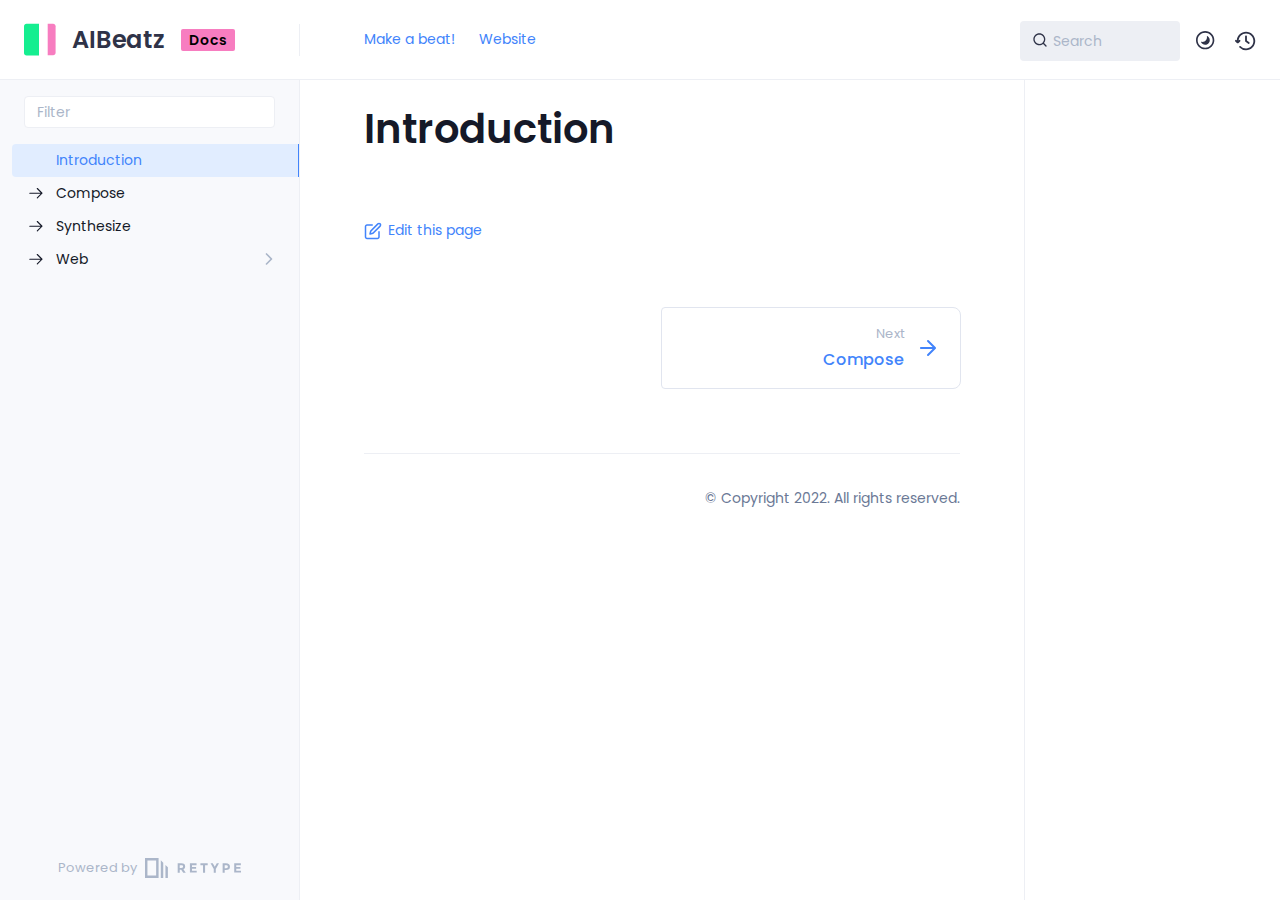
<file: index.html>
<!DOCTYPE html>
<html lang="en" class="h-full">
<head>
    <meta charset="UTF-8">
    <meta name="viewport" content="width=device-width,initial-scale=1">
    <meta name="turbo-cache-control" content="no-cache" data-turbo-track="reload" data-track-token="2.4.0.719028883693">

    <!-- See retype.com -->
    <meta name="generator" content="Retype 2.4.0">

    <!-- Primary Meta Tags -->
    <title>Introduction</title>
    <meta name="title" content="Introduction">

    <!-- Canonical -->
    <link rel="canonical" href="https://docs.aibeatz.com/" />

    <!-- Open Graph / Facebook -->
    <meta property="og:type" content="website">
    <meta property="og:url" content="https://docs.aibeatz.com/">
    <meta property="og:title" content="Introduction">

    <!-- Twitter -->
    <meta property="twitter:card" content="summary_large_image">
    <meta property="twitter:url" content="https://docs.aibeatz.com/">
    <meta property="twitter:title" content="Introduction">

    <script>(function () { var el = document.documentElement, m = localStorage.getItem("doc_theme"), wm = window.matchMedia; if (m === "dark" || (!m && wm && wm("(prefers-color-scheme: dark)").matches)) { el.classList.add("dark") } else { el.classList.remove("dark") } })();</script>

    <link href="resources/css/retype.css?v=2.4.0.719028883693" rel="stylesheet" />

    <script type="text/javascript" src="resources/js/config.js?v=2.4.0.719028883693" data-turbo-eval="false" defer></script>
    <script type="text/javascript" src="resources/js/retype.js?v=2.4.0" data-turbo-eval="false" defer></script>
    <script id="lunr-js" type="text/javascript" src="resources/js/lunr.js?v=2.4.0.719028883693" data-turbo-eval="false" defer></script>
</head>
<body>
    <div id="docs-app" class="relative text-base antialiased text-gray-700 bg-white font-body dark:bg-dark-850 dark:text-dark-300">
        <div class="absolute bottom-0 left-0 bg-gray-100 dark:bg-dark-800" style="top: 5rem; right: 50%"></div>
    
        <header id="docs-site-header" class="sticky top-0 z-30 flex w-full h-16 bg-white border-b border-gray-200 md:h-20 dark:bg-dark-850 dark:border-dark-650">
            <div class="container relative flex items-center justify-between grow pr-6 md:justify-start">
                <!-- Mobile menu button skeleton -->
                <button v-cloak class="skeleton docs-mobile-menu-button flex items-center justify-center shrink-0 overflow-hidden dark:text-white focus:outline-none rounded-full w-10 h-10 ml-3.5 md:hidden"><svg xmlns="http://www.w3.org/2000/svg" class="mb-px shrink-0" width="24" height="24" viewBox="0 0 24 24" role="presentation" style="margin-bottom: 0px;"><g fill="currentColor"><path d="M2 4h20v2H2zM2 11h20v2H2zM2 18h20v2H2z"></path></g></svg></button>
                <div v-cloak id="docs-sidebar-toggle"></div>
        
                <!-- Logo -->
                <div class="flex items-center justify-between h-full py-2 md:w-75">
                    <div class="flex items-center px-2 md:px-6">
                        <a id="docs-site-logo" href="" class="flex items-center leading-snug text-2xl">
                            <span class="w-10 mr-2 grow-0 shrink-0 overflow-hidden">
                                <img class="max-h-10 dark:hidden md:inline-block" src="images/logo.svg">
                                <img class="max-h-10 hidden dark:inline-block" src="images/logo.svg">
                            </span>
                            <span class="dark:text-white font-semibold line-clamp-1 md:line-clamp-2">AIBeatz</span>
                        </a><span class="hidden px-2 py-1 ml-4 text-sm font-semibold leading-none text-root-logo-label-text bg-root-logo-label-bg rounded-sm md:inline-block">Docs</span>
                    </div>
        
                    <span class="hidden h-8 border-r md:inline-block dark:border-dark-650"></span>
                </div>
        
                <div class="flex justify-between md:grow">
                    <!-- Top Nav -->
                    <nav class="hidden md:flex">
                        <ul class="flex flex-col mb-4 md:pl-16 md:mb-0 md:flex-row md:items-center">
                            <li class="mr-6">
                                <a class="py-2 md:mb-0 inline-flex items-center text-sm whitespace-nowrap transition-colors duration-200 ease-linear md:text-blue-500 dark:text-blue-400 hover:text-blue-800 dark:hover:text-blue-200" href="https://aibeatz.com">Make a beat!</a>
                            </li>
                            <li class="mr-6">
                                <a class="py-2 md:mb-0 inline-flex items-center text-sm whitespace-nowrap transition-colors duration-200 ease-linear md:text-blue-500 dark:text-blue-400 hover:text-blue-800 dark:hover:text-blue-200" href="https://www.aibeatz.com">Website</a>
                            </li>
        
                        </ul>
                    </nav>
        
                    <!-- Header Right Skeleton -->
                    <div v-cloak class="flex justify-end grow skeleton">
        
                        <!-- Search input mock -->
                        <div class="relative hidden w-40 lg:block lg:max-w-sm lg:ml-auto">
                            <div class="absolute flex items-center justify-center h-full pl-3 dark:text-dark-300">
                                <svg xmlns="http://www.w3.org/2000/svg" class="icon-base" width="16" height="16" viewBox="0 0 24 24" aria-labelledby="icon" role="presentation"  style="margin-bottom: 1px;"><g fill="currentColor" ><path d="M21.71 20.29l-3.68-3.68A8.963 8.963 0 0020 11c0-4.96-4.04-9-9-9s-9 4.04-9 9 4.04 9 9 9c2.12 0 4.07-.74 5.61-1.97l3.68 3.68c.2.19.45.29.71.29s.51-.1.71-.29c.39-.39.39-1.03 0-1.42zM4 11c0-3.86 3.14-7 7-7s7 3.14 7 7c0 1.92-.78 3.66-2.04 4.93-.01.01-.02.01-.02.01-.01.01-.01.01-.01.02A6.98 6.98 0 0111 18c-3.86 0-7-3.14-7-7z" ></path></g></svg>
                            </div>
        
                            <input class="w-full h-10 transition-colors duration-200 ease-in bg-gray-200 border border-transparent rounded md:text-sm hover:bg-white hover:border-gray-300 focus:outline-none focus:bg-white focus:border-gray-500 dark:bg-dark-600 dark:border-dark-600 placeholder-gray-400 dark:placeholder-dark-400"
                            style="padding: 0.625rem 0.75rem 0.625rem 2rem" type="text" placeholder="Search" />
                        </div>
        
                        <!-- Mobile search button mock -->
                        <div class="flex items-center justify-center w-10 h-10 lg:hidden">
                            <svg xmlns="http://www.w3.org/2000/svg" class="shrink-0 icon-base" width="20" height="20" viewBox="0 0 24 24" aria-labelledby="icon" role="presentation"  style="margin-bottom: 0px;"><g fill="currentColor" ><path d="M21.71 20.29l-3.68-3.68A8.963 8.963 0 0020 11c0-4.96-4.04-9-9-9s-9 4.04-9 9 4.04 9 9 9c2.12 0 4.07-.74 5.61-1.97l3.68 3.68c.2.19.45.29.71.29s.51-.1.71-.29c.39-.39.39-1.03 0-1.42zM4 11c0-3.86 3.14-7 7-7s7 3.14 7 7c0 1.92-.78 3.66-2.04 4.93-.01.01-.02.01-.02.01-.01.01-.01.01-.01.02A6.98 6.98 0 0111 18c-3.86 0-7-3.14-7-7z" ></path></g></svg>
                        </div>
        
                        <!-- Dark mode switch placehokder -->
                        <div class="w-10 h-10 lg:ml-2"></div>
        
                        <!-- History button mock -->
                        <div class="flex items-center justify-center w-10 h-10" style="margin-right: -0.625rem;">
                            <svg xmlns="http://www.w3.org/2000/svg" class="shrink-0 icon-base" width="22" height="22" viewBox="0 0 24 24" aria-labelledby="icon" role="presentation"  style="margin-bottom: 0px;"><g fill="currentColor" ><g ><path d="M12.01 6.01c-.55 0-1 .45-1 1V12a1 1 0 00.4.8l3 2.22a.985.985 0 001.39-.2.996.996 0 00-.21-1.4l-2.6-1.92V7.01c.02-.55-.43-1-.98-1z"></path><path d="M12.01 1.91c-5.33 0-9.69 4.16-10.05 9.4l-.29-.26a.997.997 0 10-1.34 1.48l1.97 1.79c.19.17.43.26.67.26s.48-.09.67-.26l1.97-1.79a.997.997 0 10-1.34-1.48l-.31.28c.34-4.14 3.82-7.41 8.05-7.41 4.46 0 8.08 3.63 8.08 8.09s-3.63 8.08-8.08 8.08c-2.18 0-4.22-.85-5.75-2.4a.996.996 0 10-1.42 1.4 10.02 10.02 0 007.17 2.99c5.56 0 10.08-4.52 10.08-10.08.01-5.56-4.52-10.09-10.08-10.09z"></path></g></g></svg>
                        </div>
                    </div>
        
                    <div v-cloak class="flex justify-end grow">
                        <div id="docs-mobile-search-button"></div>
                        <doc-search-desktop></doc-search-desktop>
        
                        <doc-theme-switch class="lg:ml-2"></doc-theme-switch>
                        <doc-history></doc-history>
                    </div>
                </div>
            </div>
        </header>
    
        <div class="container relative flex bg-white">
            <!-- Sidebar Skeleton -->
            <div v-cloak class="fixed flex flex-col shrink-0 duration-300 ease-in-out bg-gray-100 border-gray-200 sidebar top-20 w-75 border-r h-screen md:sticky transition-transform skeleton dark:bg-dark-800 dark:border-dark-650">
            
                <!-- Render this div, if config.showSidebarFilter is `true` -->
                <div class="flex items-center h-16 px-6">
                    <input class="w-full h-8 px-3 py-2 transition-colors duration-200 ease-linear bg-white border border-gray-200 rounded shadow-none text-sm focus:outline-none focus:border-gray-600 dark:bg-dark-600 dark:border-dark-600" type="text" placeholder="Filter" />
                </div>
            
                <div class="pl-6 mb-4 mt-1">
                    <div class="w-32 h-3 mb-4 bg-gray-200 rounded-full loading dark:bg-dark-600"></div>
                    <div class="w-48 h-3 mb-4 bg-gray-200 rounded-full loading dark:bg-dark-600"></div>
                    <div class="w-40 h-3 mb-4 bg-gray-200 rounded-full loading dark:bg-dark-600"></div>
                    <div class="w-32 h-3 mb-4 bg-gray-200 rounded-full loading dark:bg-dark-600"></div>
                    <div class="w-48 h-3 mb-4 bg-gray-200 rounded-full loading dark:bg-dark-600"></div>
                    <div class="w-40 h-3 mb-4 bg-gray-200 rounded-full loading dark:bg-dark-600"></div>
                </div>
            
                <div class="shrink-0 mt-auto bg-transparent dark:border-dark-650">
                    <a class="flex items-center justify-center flex-nowrap h-16 text-gray-400 dark:text-dark-400 hover:text-gray-700 dark:hover:text-dark-300 transition-colors duration-150 ease-in docs-powered-by" target="_blank" href="https://retype.com/" rel="noopener">
                        <span class="text-xs whitespace-nowrap">Powered by</span>
                        <svg xmlns="http://www.w3.org/2000/svg" class="ml-2" fill="currentColor" width="96" height="20" overflow="visible"><path d="M0 0v20h13.59V0H0zm11.15 17.54H2.44V2.46h8.71v15.08zM15.8 20h2.44V4.67L15.8 2.22zM20.45 6.89V20h2.44V9.34z"/><g><path d="M40.16 8.44c0 1.49-.59 2.45-1.75 2.88l2.34 3.32h-2.53l-2.04-2.96h-1.43v2.96h-2.06V5.36h3.5c1.43 0 2.46.24 3.07.73s.9 1.27.9 2.35zm-2.48 1.1c.26-.23.38-.59.38-1.09 0-.5-.13-.84-.4-1.03s-.73-.28-1.39-.28h-1.54v2.75h1.5c.72 0 1.2-.12 1.45-.35zM51.56 5.36V7.2h-4.59v1.91h4.13v1.76h-4.13v1.92h4.74v1.83h-6.79V5.36h6.64zM60.09 7.15v7.48h-2.06V7.15h-2.61V5.36h7.28v1.79h-2.61zM70.81 14.64h-2.06v-3.66l-3.19-5.61h2.23l1.99 3.45 1.99-3.45H74l-3.19 5.61v3.66zM83.99 6.19c.65.55.97 1.4.97 2.55s-.33 1.98-1 2.51-1.68.8-3.04.8h-1.23v2.59h-2.06V5.36h3.26c1.42 0 2.45.28 3.1.83zm-1.51 3.65c.25-.28.37-.69.37-1.22s-.16-.92-.48-1.14c-.32-.23-.82-.34-1.5-.34H79.7v3.12h1.38c.68 0 1.15-.14 1.4-.42zM95.85 5.36V7.2h-4.59v1.91h4.13v1.76h-4.13v1.92H96v1.83h-6.79V5.36h6.64z"/></g></svg>
                    </a>
                </div>
            </div>
            
            <!-- Sidebar component -->
            <doc-sidebar v-cloak>
                <template #sidebar-footer>
                    <div class="shrink-0 mt-auto border-t md:bg-transparent md:border-none dark:border-dark-650">
            
                        <div class="py-3 px-6 md:hidden border-b dark:border-dark-650">
                            <nav>
                                <ul class="flex flex-wrap justify-center items-center">
                                    <li class="mr-6">
                                        <a class="block py-1 inline-flex items-center text-sm whitespace-nowrap transition-colors duration-200 ease-linear md:text-blue-500 dark:text-blue-400 hover:text-blue-800 dark:hover:text-blue-200" href="https://aibeatz.com">Make a beat!</a>
                                    </li>
                                    <li class="mr-6">
                                        <a class="block py-1 inline-flex items-center text-sm whitespace-nowrap transition-colors duration-200 ease-linear md:text-blue-500 dark:text-blue-400 hover:text-blue-800 dark:hover:text-blue-200" href="https://www.aibeatz.com">Website</a>
                                    </li>
            
                                </ul>
                            </nav>
                        </div>
            
                        <a class="flex items-center justify-center flex-nowrap h-16 text-gray-400 dark:text-dark-400 hover:text-gray-700 dark:hover:text-dark-300 transition-colors duration-150 ease-in docs-powered-by" target="_blank" href="https://retype.com/" rel="noopener">
                            <span class="text-xs whitespace-nowrap">Powered by</span>
                            <svg xmlns="http://www.w3.org/2000/svg" class="ml-2" fill="currentColor" width="96" height="20" overflow="visible"><path d="M0 0v20h13.59V0H0zm11.15 17.54H2.44V2.46h8.71v15.08zM15.8 20h2.44V4.67L15.8 2.22zM20.45 6.89V20h2.44V9.34z"/><g><path d="M40.16 8.44c0 1.49-.59 2.45-1.75 2.88l2.34 3.32h-2.53l-2.04-2.96h-1.43v2.96h-2.06V5.36h3.5c1.43 0 2.46.24 3.07.73s.9 1.27.9 2.35zm-2.48 1.1c.26-.23.38-.59.38-1.09 0-.5-.13-.84-.4-1.03s-.73-.28-1.39-.28h-1.54v2.75h1.5c.72 0 1.2-.12 1.45-.35zM51.56 5.36V7.2h-4.59v1.91h4.13v1.76h-4.13v1.92h4.74v1.83h-6.79V5.36h6.64zM60.09 7.15v7.48h-2.06V7.15h-2.61V5.36h7.28v1.79h-2.61zM70.81 14.64h-2.06v-3.66l-3.19-5.61h2.23l1.99 3.45 1.99-3.45H74l-3.19 5.61v3.66zM83.99 6.19c.65.55.97 1.4.97 2.55s-.33 1.98-1 2.51-1.68.8-3.04.8h-1.23v2.59h-2.06V5.36h3.26c1.42 0 2.45.28 3.1.83zm-1.51 3.65c.25-.28.37-.69.37-1.22s-.16-.92-.48-1.14c-.32-.23-.82-.34-1.5-.34H79.7v3.12h1.38c.68 0 1.15-.14 1.4-.42zM95.85 5.36V7.2h-4.59v1.91h4.13v1.76h-4.13v1.92H96v1.83h-6.79V5.36h6.64z"/></g></svg>
                        </a>
                    </div>
                </template>
            </doc-sidebar>
    
            <div class="grow min-w-0 dark:bg-dark-850">
                <!-- Render "toolbar" template here on api pages --><!-- Render page content -->
                <div class="flex">
                    <div class="grow min-w-0 px-6 md:px-16">
                        <main class="relative pt-6 pb-16">
                            <div class="docs-markdown" id="docs-content">
                                <!-- Rendered if sidebar right is enabled -->
                                <div id="docs-sidebar-right-toggle"></div>
                
                                <!-- Page content  -->
<doc-anchor-target id="introduction" class="break-words">
    <h1>
        <doc-anchor-trigger class="header-anchor-trigger" to="#introduction">#</doc-anchor-trigger>
        <span>Introduction</span>
    </h1>
</doc-anchor-target>

                                
                                <!-- Required only on API pages -->
                                <doc-toolbar-member-filter-no-results />
                            </div>
                            <footer class="clear-both">
                                <div class="flex flex-wrap items-center justify-between mt-14">
                                    <a class="my-2.5 inline-flex items-center text-sm whitespace-nowrap text-blue-500 dark:text-blue-400 hover:text-blue-700 hover:underline" href="https://github.com/AIBeatz/docs/blob/main/readme.md" target="_blank" rel="noopener">
                                        <svg class="mr-1.5" xmlns="http://www.w3.org/2000/svg" width="18" height="18" viewBox="0 0 24 24" fill="currentColor" overflow="visible"><path d="M20 12c-.55 0-1 .45-1 1v7c0 .55-.45 1-1 1H4c-.55 0-1-.45-1-1V6c0-.55.45-1 1-1h7c.55 0 1-.45 1-1s-.45-1-1-1H4C2.35 3 1 4.35 1 6v14c0 1.65 1.35 3 3 3h14c1.65 0 3-1.35 3-3v-7c0-.55-.45-1-1-1z" /><path d="M22.21 1.79c-1.18-1.18-3.24-1.18-4.41 0l-9.5 9.5c-.13.13-.22.29-.26.46l-1 4c-.08.34.01.7.26.95.18.2.44.3.7.3.08 0 .16-.01.24-.03l4-1c.18-.04.34-.13.46-.26l9.5-9.5c1.22-1.22 1.22-3.2.01-4.42zm-1.42 3l-9.3 9.3-2.11.53.53-2.11 9.3-9.3c.42-.42 1.16-.42 1.59 0 .43.43.43 1.15-.01 1.58z" /><path fill="none" d="M0 0h24v24H0z" /></svg>
                                        <span>Edit this page</span>
                                    </a>
                                </div>
                            
                                <nav class="flex mt-14">
                                    <div class="w-1/2">
                                    </div>
                            
                                    <div class="w-1/2">
                                        <a class="px-5 py-4 -mx-px h-full flex items-center justify-end break-normal font-medium text-blue-500 dark:text-blue-400 border border-gray-300 hover:border-gray-400 dark:border-dark-650 dark:hover:border-dark-450 rounded-l rounded-r-lg transition-colors duration-150 relative hover:z-5" href="compose/">
                                            <span>
                                                <span class="block text-xs font-normal text-right text-gray-400 dark:text-dark-400">Next</span>
                                                <span class="block mt-1">Compose</span>
                                            </span>
                                            <svg xmlns="http://www.w3.org/2000/svg" class="ml-3" width="24" height="24" viewBox="0 0 24 24" fill="currentColor" overflow="visible"><path d="M19.92 12.38a1 1 0 00-.22-1.09l-7-7a.996.996 0 10-1.41 1.41l5.3 5.3H5c-.55 0-1 .45-1 1s.45 1 1 1h11.59l-5.29 5.29a.996.996 0 000 1.41c.19.2.44.3.7.3s.51-.1.71-.29l7-7c.09-.09.16-.21.21-.33z" /><path fill="none" d="M0 0h24v24H0z" /></svg>
                                        </a>
                                    </div>
                                </nav>
                            </footer>
                        </main>
                
                        <div class="border-t dark:border-dark-650 pt-6 mb-8">
                            <footer class="flex flex-wrap items-center justify-between">
                                <div>
                                    <ul class="flex flex-wrap items-center text-sm">
                                    </ul>
                                </div>
                                <div class="docs-copyright py-2 text-gray-500 dark:text-dark-350 text-sm leading-relaxed"><p>© Copyright 2022. All rights reserved.</p></div>
                            </footer>
                        </div>
                    </div>
                
                    <!-- Rendered if sidebar right is enabled -->
                    <!-- Sidebar right skeleton-->
                    <div v-cloak class="fixed top-0 bottom-0 right-0 translate-x-full bg-white border-gray-200 lg:sticky lg:border-l lg:shrink-0 lg:pt-6 lg:transform-none sm:w-1/2 lg:w-64 lg:z-0 md:w-104 sidebar-right skeleton dark:bg-dark-850 dark:border-dark-650">
                        <div class="pl-5">
                            <div class="w-32 h-3 mb-4 bg-gray-200 dark:bg-dark-600 rounded-full loading"></div>
                            <div class="w-48 h-3 mb-4 bg-gray-200 dark:bg-dark-600 rounded-full loading"></div>
                            <div class="w-40 h-3 mb-4 bg-gray-200 dark:bg-dark-600 rounded-full loading"></div>
                        </div>
                    </div>
                
                    <!-- User should be able to hide sidebar right -->
                    <doc-sidebar-right v-cloak></doc-sidebar-right>
                </div>

            </div>
        </div>
    
        <doc-search-mobile></doc-search-mobile>
        <doc-back-to-top></doc-back-to-top>
    </div>


    <div id="docs-overlay-target"></div>

    <script>window.__DOCS__ = { "title": "Introduction", isRoot: true, level: 0, icon: "file", hasPrism: false, hasMermaid: false, hasMath: false }</script>
</body>
</html>
</file>
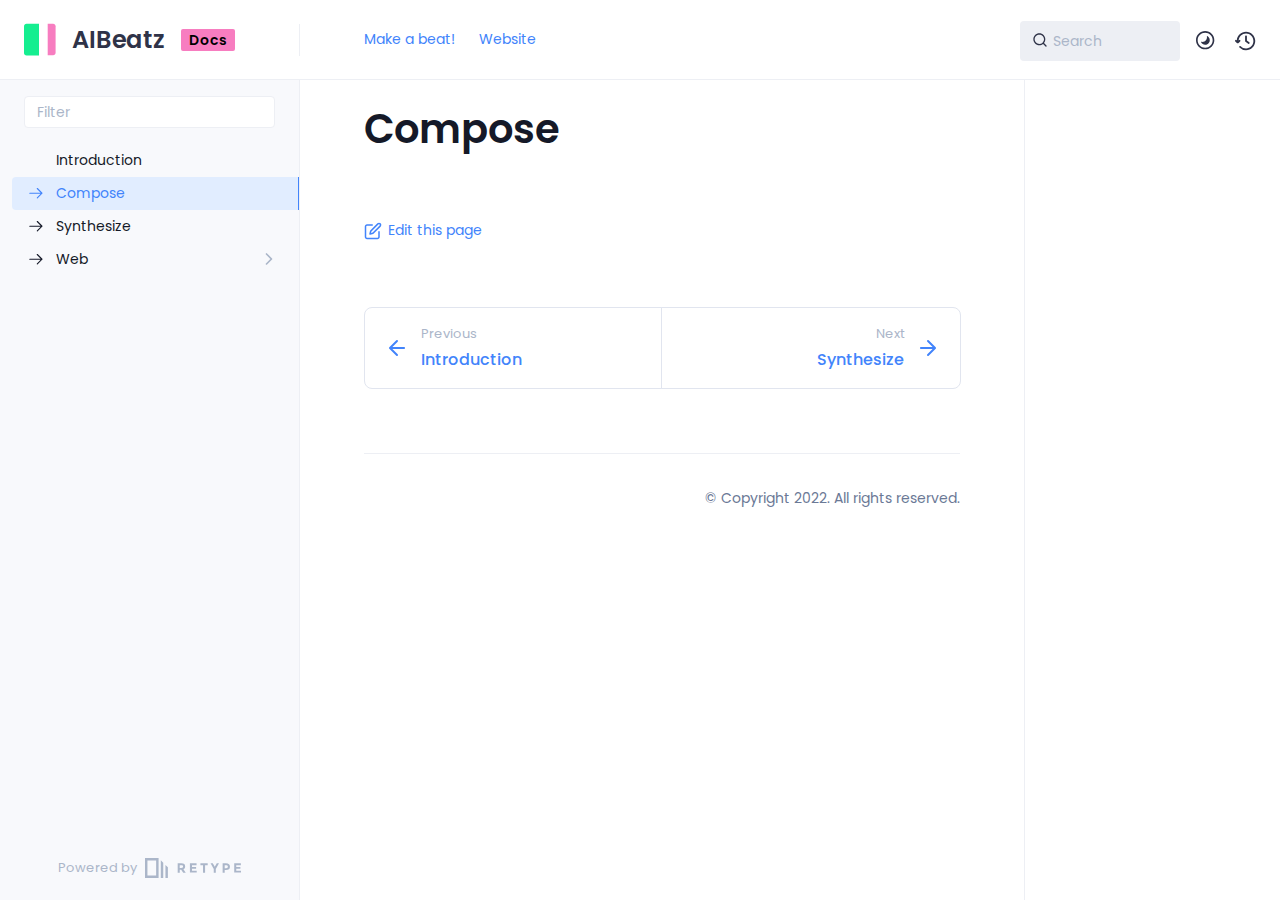
<file: compose/index.html>
<!DOCTYPE html>
<html lang="en" class="h-full">
<head>
    <meta charset="UTF-8">
    <meta name="viewport" content="width=device-width,initial-scale=1">
    <meta name="turbo-cache-control" content="no-cache" data-turbo-track="reload" data-track-token="2.4.0.719028883693">

    <!-- See retype.com -->
    <meta name="generator" content="Retype 2.4.0">

    <!-- Primary Meta Tags -->
    <title>Compose</title>
    <meta name="title" content="Compose">

    <!-- Canonical -->
    <link rel="canonical" href="https://docs.aibeatz.com/compose/" />

    <!-- Open Graph / Facebook -->
    <meta property="og:type" content="website">
    <meta property="og:url" content="https://docs.aibeatz.com/compose/">
    <meta property="og:title" content="Compose">

    <!-- Twitter -->
    <meta property="twitter:card" content="summary_large_image">
    <meta property="twitter:url" content="https://docs.aibeatz.com/compose/">
    <meta property="twitter:title" content="Compose">

    <script>(function () { var el = document.documentElement, m = localStorage.getItem("doc_theme"), wm = window.matchMedia; if (m === "dark" || (!m && wm && wm("(prefers-color-scheme: dark)").matches)) { el.classList.add("dark") } else { el.classList.remove("dark") } })();</script>

    <link href="../resources/css/retype.css?v=2.4.0.719028883693" rel="stylesheet" />

    <script type="text/javascript" src="../resources/js/config.js?v=2.4.0.719028883693" data-turbo-eval="false" defer></script>
    <script type="text/javascript" src="../resources/js/retype.js?v=2.4.0" data-turbo-eval="false" defer></script>
    <script id="lunr-js" type="text/javascript" src="../resources/js/lunr.js?v=2.4.0.719028883693" data-turbo-eval="false" defer></script>
</head>
<body>
    <div id="docs-app" class="relative text-base antialiased text-gray-700 bg-white font-body dark:bg-dark-850 dark:text-dark-300">
        <div class="absolute bottom-0 left-0 bg-gray-100 dark:bg-dark-800" style="top: 5rem; right: 50%"></div>
    
        <header id="docs-site-header" class="sticky top-0 z-30 flex w-full h-16 bg-white border-b border-gray-200 md:h-20 dark:bg-dark-850 dark:border-dark-650">
            <div class="container relative flex items-center justify-between grow pr-6 md:justify-start">
                <!-- Mobile menu button skeleton -->
                <button v-cloak class="skeleton docs-mobile-menu-button flex items-center justify-center shrink-0 overflow-hidden dark:text-white focus:outline-none rounded-full w-10 h-10 ml-3.5 md:hidden"><svg xmlns="http://www.w3.org/2000/svg" class="mb-px shrink-0" width="24" height="24" viewBox="0 0 24 24" role="presentation" style="margin-bottom: 0px;"><g fill="currentColor"><path d="M2 4h20v2H2zM2 11h20v2H2zM2 18h20v2H2z"></path></g></svg></button>
                <div v-cloak id="docs-sidebar-toggle"></div>
        
                <!-- Logo -->
                <div class="flex items-center justify-between h-full py-2 md:w-75">
                    <div class="flex items-center px-2 md:px-6">
                        <a id="docs-site-logo" href="../" class="flex items-center leading-snug text-2xl">
                            <span class="w-10 mr-2 grow-0 shrink-0 overflow-hidden">
                                <img class="max-h-10 dark:hidden md:inline-block" src="../images/logo.svg">
                                <img class="max-h-10 hidden dark:inline-block" src="../images/logo.svg">
                            </span>
                            <span class="dark:text-white font-semibold line-clamp-1 md:line-clamp-2">AIBeatz</span>
                        </a><span class="hidden px-2 py-1 ml-4 text-sm font-semibold leading-none text-root-logo-label-text bg-root-logo-label-bg rounded-sm md:inline-block">Docs</span>
                    </div>
        
                    <span class="hidden h-8 border-r md:inline-block dark:border-dark-650"></span>
                </div>
        
                <div class="flex justify-between md:grow">
                    <!-- Top Nav -->
                    <nav class="hidden md:flex">
                        <ul class="flex flex-col mb-4 md:pl-16 md:mb-0 md:flex-row md:items-center">
                            <li class="mr-6">
                                <a class="py-2 md:mb-0 inline-flex items-center text-sm whitespace-nowrap transition-colors duration-200 ease-linear md:text-blue-500 dark:text-blue-400 hover:text-blue-800 dark:hover:text-blue-200" href="https://aibeatz.com">Make a beat!</a>
                            </li>
                            <li class="mr-6">
                                <a class="py-2 md:mb-0 inline-flex items-center text-sm whitespace-nowrap transition-colors duration-200 ease-linear md:text-blue-500 dark:text-blue-400 hover:text-blue-800 dark:hover:text-blue-200" href="https://www.aibeatz.com">Website</a>
                            </li>
        
                        </ul>
                    </nav>
        
                    <!-- Header Right Skeleton -->
                    <div v-cloak class="flex justify-end grow skeleton">
        
                        <!-- Search input mock -->
                        <div class="relative hidden w-40 lg:block lg:max-w-sm lg:ml-auto">
                            <div class="absolute flex items-center justify-center h-full pl-3 dark:text-dark-300">
                                <svg xmlns="http://www.w3.org/2000/svg" class="icon-base" width="16" height="16" viewBox="0 0 24 24" aria-labelledby="icon" role="presentation"  style="margin-bottom: 1px;"><g fill="currentColor" ><path d="M21.71 20.29l-3.68-3.68A8.963 8.963 0 0020 11c0-4.96-4.04-9-9-9s-9 4.04-9 9 4.04 9 9 9c2.12 0 4.07-.74 5.61-1.97l3.68 3.68c.2.19.45.29.71.29s.51-.1.71-.29c.39-.39.39-1.03 0-1.42zM4 11c0-3.86 3.14-7 7-7s7 3.14 7 7c0 1.92-.78 3.66-2.04 4.93-.01.01-.02.01-.02.01-.01.01-.01.01-.01.02A6.98 6.98 0 0111 18c-3.86 0-7-3.14-7-7z" ></path></g></svg>
                            </div>
        
                            <input class="w-full h-10 transition-colors duration-200 ease-in bg-gray-200 border border-transparent rounded md:text-sm hover:bg-white hover:border-gray-300 focus:outline-none focus:bg-white focus:border-gray-500 dark:bg-dark-600 dark:border-dark-600 placeholder-gray-400 dark:placeholder-dark-400"
                            style="padding: 0.625rem 0.75rem 0.625rem 2rem" type="text" placeholder="Search" />
                        </div>
        
                        <!-- Mobile search button mock -->
                        <div class="flex items-center justify-center w-10 h-10 lg:hidden">
                            <svg xmlns="http://www.w3.org/2000/svg" class="shrink-0 icon-base" width="20" height="20" viewBox="0 0 24 24" aria-labelledby="icon" role="presentation"  style="margin-bottom: 0px;"><g fill="currentColor" ><path d="M21.71 20.29l-3.68-3.68A8.963 8.963 0 0020 11c0-4.96-4.04-9-9-9s-9 4.04-9 9 4.04 9 9 9c2.12 0 4.07-.74 5.61-1.97l3.68 3.68c.2.19.45.29.71.29s.51-.1.71-.29c.39-.39.39-1.03 0-1.42zM4 11c0-3.86 3.14-7 7-7s7 3.14 7 7c0 1.92-.78 3.66-2.04 4.93-.01.01-.02.01-.02.01-.01.01-.01.01-.01.02A6.98 6.98 0 0111 18c-3.86 0-7-3.14-7-7z" ></path></g></svg>
                        </div>
        
                        <!-- Dark mode switch placehokder -->
                        <div class="w-10 h-10 lg:ml-2"></div>
        
                        <!-- History button mock -->
                        <div class="flex items-center justify-center w-10 h-10" style="margin-right: -0.625rem;">
                            <svg xmlns="http://www.w3.org/2000/svg" class="shrink-0 icon-base" width="22" height="22" viewBox="0 0 24 24" aria-labelledby="icon" role="presentation"  style="margin-bottom: 0px;"><g fill="currentColor" ><g ><path d="M12.01 6.01c-.55 0-1 .45-1 1V12a1 1 0 00.4.8l3 2.22a.985.985 0 001.39-.2.996.996 0 00-.21-1.4l-2.6-1.92V7.01c.02-.55-.43-1-.98-1z"></path><path d="M12.01 1.91c-5.33 0-9.69 4.16-10.05 9.4l-.29-.26a.997.997 0 10-1.34 1.48l1.97 1.79c.19.17.43.26.67.26s.48-.09.67-.26l1.97-1.79a.997.997 0 10-1.34-1.48l-.31.28c.34-4.14 3.82-7.41 8.05-7.41 4.46 0 8.08 3.63 8.08 8.09s-3.63 8.08-8.08 8.08c-2.18 0-4.22-.85-5.75-2.4a.996.996 0 10-1.42 1.4 10.02 10.02 0 007.17 2.99c5.56 0 10.08-4.52 10.08-10.08.01-5.56-4.52-10.09-10.08-10.09z"></path></g></g></svg>
                        </div>
                    </div>
        
                    <div v-cloak class="flex justify-end grow">
                        <div id="docs-mobile-search-button"></div>
                        <doc-search-desktop></doc-search-desktop>
        
                        <doc-theme-switch class="lg:ml-2"></doc-theme-switch>
                        <doc-history></doc-history>
                    </div>
                </div>
            </div>
        </header>
    
        <div class="container relative flex bg-white">
            <!-- Sidebar Skeleton -->
            <div v-cloak class="fixed flex flex-col shrink-0 duration-300 ease-in-out bg-gray-100 border-gray-200 sidebar top-20 w-75 border-r h-screen md:sticky transition-transform skeleton dark:bg-dark-800 dark:border-dark-650">
            
                <!-- Render this div, if config.showSidebarFilter is `true` -->
                <div class="flex items-center h-16 px-6">
                    <input class="w-full h-8 px-3 py-2 transition-colors duration-200 ease-linear bg-white border border-gray-200 rounded shadow-none text-sm focus:outline-none focus:border-gray-600 dark:bg-dark-600 dark:border-dark-600" type="text" placeholder="Filter" />
                </div>
            
                <div class="pl-6 mb-4 mt-1">
                    <div class="w-32 h-3 mb-4 bg-gray-200 rounded-full loading dark:bg-dark-600"></div>
                    <div class="w-48 h-3 mb-4 bg-gray-200 rounded-full loading dark:bg-dark-600"></div>
                    <div class="w-40 h-3 mb-4 bg-gray-200 rounded-full loading dark:bg-dark-600"></div>
                    <div class="w-32 h-3 mb-4 bg-gray-200 rounded-full loading dark:bg-dark-600"></div>
                    <div class="w-48 h-3 mb-4 bg-gray-200 rounded-full loading dark:bg-dark-600"></div>
                    <div class="w-40 h-3 mb-4 bg-gray-200 rounded-full loading dark:bg-dark-600"></div>
                </div>
            
                <div class="shrink-0 mt-auto bg-transparent dark:border-dark-650">
                    <a class="flex items-center justify-center flex-nowrap h-16 text-gray-400 dark:text-dark-400 hover:text-gray-700 dark:hover:text-dark-300 transition-colors duration-150 ease-in docs-powered-by" target="_blank" href="https://retype.com/" rel="noopener">
                        <span class="text-xs whitespace-nowrap">Powered by</span>
                        <svg xmlns="http://www.w3.org/2000/svg" class="ml-2" fill="currentColor" width="96" height="20" overflow="visible"><path d="M0 0v20h13.59V0H0zm11.15 17.54H2.44V2.46h8.71v15.08zM15.8 20h2.44V4.67L15.8 2.22zM20.45 6.89V20h2.44V9.34z"/><g><path d="M40.16 8.44c0 1.49-.59 2.45-1.75 2.88l2.34 3.32h-2.53l-2.04-2.96h-1.43v2.96h-2.06V5.36h3.5c1.43 0 2.46.24 3.07.73s.9 1.27.9 2.35zm-2.48 1.1c.26-.23.38-.59.38-1.09 0-.5-.13-.84-.4-1.03s-.73-.28-1.39-.28h-1.54v2.75h1.5c.72 0 1.2-.12 1.45-.35zM51.56 5.36V7.2h-4.59v1.91h4.13v1.76h-4.13v1.92h4.74v1.83h-6.79V5.36h6.64zM60.09 7.15v7.48h-2.06V7.15h-2.61V5.36h7.28v1.79h-2.61zM70.81 14.64h-2.06v-3.66l-3.19-5.61h2.23l1.99 3.45 1.99-3.45H74l-3.19 5.61v3.66zM83.99 6.19c.65.55.97 1.4.97 2.55s-.33 1.98-1 2.51-1.68.8-3.04.8h-1.23v2.59h-2.06V5.36h3.26c1.42 0 2.45.28 3.1.83zm-1.51 3.65c.25-.28.37-.69.37-1.22s-.16-.92-.48-1.14c-.32-.23-.82-.34-1.5-.34H79.7v3.12h1.38c.68 0 1.15-.14 1.4-.42zM95.85 5.36V7.2h-4.59v1.91h4.13v1.76h-4.13v1.92H96v1.83h-6.79V5.36h6.64z"/></g></svg>
                    </a>
                </div>
            </div>
            
            <!-- Sidebar component -->
            <doc-sidebar v-cloak>
                <template #sidebar-footer>
                    <div class="shrink-0 mt-auto border-t md:bg-transparent md:border-none dark:border-dark-650">
            
                        <div class="py-3 px-6 md:hidden border-b dark:border-dark-650">
                            <nav>
                                <ul class="flex flex-wrap justify-center items-center">
                                    <li class="mr-6">
                                        <a class="block py-1 inline-flex items-center text-sm whitespace-nowrap transition-colors duration-200 ease-linear md:text-blue-500 dark:text-blue-400 hover:text-blue-800 dark:hover:text-blue-200" href="https://aibeatz.com">Make a beat!</a>
                                    </li>
                                    <li class="mr-6">
                                        <a class="block py-1 inline-flex items-center text-sm whitespace-nowrap transition-colors duration-200 ease-linear md:text-blue-500 dark:text-blue-400 hover:text-blue-800 dark:hover:text-blue-200" href="https://www.aibeatz.com">Website</a>
                                    </li>
            
                                </ul>
                            </nav>
                        </div>
            
                        <a class="flex items-center justify-center flex-nowrap h-16 text-gray-400 dark:text-dark-400 hover:text-gray-700 dark:hover:text-dark-300 transition-colors duration-150 ease-in docs-powered-by" target="_blank" href="https://retype.com/" rel="noopener">
                            <span class="text-xs whitespace-nowrap">Powered by</span>
                            <svg xmlns="http://www.w3.org/2000/svg" class="ml-2" fill="currentColor" width="96" height="20" overflow="visible"><path d="M0 0v20h13.59V0H0zm11.15 17.54H2.44V2.46h8.71v15.08zM15.8 20h2.44V4.67L15.8 2.22zM20.45 6.89V20h2.44V9.34z"/><g><path d="M40.16 8.44c0 1.49-.59 2.45-1.75 2.88l2.34 3.32h-2.53l-2.04-2.96h-1.43v2.96h-2.06V5.36h3.5c1.43 0 2.46.24 3.07.73s.9 1.27.9 2.35zm-2.48 1.1c.26-.23.38-.59.38-1.09 0-.5-.13-.84-.4-1.03s-.73-.28-1.39-.28h-1.54v2.75h1.5c.72 0 1.2-.12 1.45-.35zM51.56 5.36V7.2h-4.59v1.91h4.13v1.76h-4.13v1.92h4.74v1.83h-6.79V5.36h6.64zM60.09 7.15v7.48h-2.06V7.15h-2.61V5.36h7.28v1.79h-2.61zM70.81 14.64h-2.06v-3.66l-3.19-5.61h2.23l1.99 3.45 1.99-3.45H74l-3.19 5.61v3.66zM83.99 6.19c.65.55.97 1.4.97 2.55s-.33 1.98-1 2.51-1.68.8-3.04.8h-1.23v2.59h-2.06V5.36h3.26c1.42 0 2.45.28 3.1.83zm-1.51 3.65c.25-.28.37-.69.37-1.22s-.16-.92-.48-1.14c-.32-.23-.82-.34-1.5-.34H79.7v3.12h1.38c.68 0 1.15-.14 1.4-.42zM95.85 5.36V7.2h-4.59v1.91h4.13v1.76h-4.13v1.92H96v1.83h-6.79V5.36h6.64z"/></g></svg>
                        </a>
                    </div>
                </template>
            </doc-sidebar>
    
            <div class="grow min-w-0 dark:bg-dark-850">
                <!-- Render "toolbar" template here on api pages --><!-- Render page content -->
                <div class="flex">
                    <div class="grow min-w-0 px-6 md:px-16">
                        <main class="relative pt-6 pb-16">
                            <div class="docs-markdown" id="docs-content">
                                <!-- Rendered if sidebar right is enabled -->
                                <div id="docs-sidebar-right-toggle"></div>
                
                                <!-- Page content  -->
<doc-anchor-target id="compose" class="break-words">
    <h1>
        <doc-anchor-trigger class="header-anchor-trigger" to="#compose">#</doc-anchor-trigger>
        <span>Compose</span>
    </h1>
</doc-anchor-target>

                                
                                <!-- Required only on API pages -->
                                <doc-toolbar-member-filter-no-results />
                            </div>
                            <footer class="clear-both">
                                <div class="flex flex-wrap items-center justify-between mt-14">
                                    <a class="my-2.5 inline-flex items-center text-sm whitespace-nowrap text-blue-500 dark:text-blue-400 hover:text-blue-700 hover:underline" href="https://github.com/AIBeatz/docs/blob/main/compose/readme.md" target="_blank" rel="noopener">
                                        <svg class="mr-1.5" xmlns="http://www.w3.org/2000/svg" width="18" height="18" viewBox="0 0 24 24" fill="currentColor" overflow="visible"><path d="M20 12c-.55 0-1 .45-1 1v7c0 .55-.45 1-1 1H4c-.55 0-1-.45-1-1V6c0-.55.45-1 1-1h7c.55 0 1-.45 1-1s-.45-1-1-1H4C2.35 3 1 4.35 1 6v14c0 1.65 1.35 3 3 3h14c1.65 0 3-1.35 3-3v-7c0-.55-.45-1-1-1z" /><path d="M22.21 1.79c-1.18-1.18-3.24-1.18-4.41 0l-9.5 9.5c-.13.13-.22.29-.26.46l-1 4c-.08.34.01.7.26.95.18.2.44.3.7.3.08 0 .16-.01.24-.03l4-1c.18-.04.34-.13.46-.26l9.5-9.5c1.22-1.22 1.22-3.2.01-4.42zm-1.42 3l-9.3 9.3-2.11.53.53-2.11 9.3-9.3c.42-.42 1.16-.42 1.59 0 .43.43.43 1.15-.01 1.58z" /><path fill="none" d="M0 0h24v24H0z" /></svg>
                                        <span>Edit this page</span>
                                    </a>
                                </div>
                            
                                <nav class="flex mt-14">
                                    <div class="w-1/2">
                                        <a class="px-5 py-4 h-full flex items-center break-normal font-medium text-blue-500 dark:text-blue-400 border border-gray-300 hover:border-gray-400 dark:border-dark-650 dark:hover:border-dark-450 rounded-l-lg transition-colors duration-150 relative hover:z-5" href="../">
                                            <svg xmlns="http://www.w3.org/2000/svg" class="mr-3" width="24" height="24" viewBox="0 0 24 24" fill="currentColor" overflow="visible"><path d="M19 11H7.41l5.29-5.29a.996.996 0 10-1.41-1.41l-7 7a1 1 0 000 1.42l7 7a1.024 1.024 0 001.42-.01.996.996 0 000-1.41L7.41 13H19c.55 0 1-.45 1-1s-.45-1-1-1z" /><path fill="none" d="M0 0h24v24H0z" /></svg>
                                            <span>
                                                <span class="block text-xs font-normal text-gray-400 dark:text-dark-400">Previous</span>
                                                <span class="block mt-1">Introduction</span>
                                            </span>
                                        </a>
                                    </div>
                            
                                    <div class="w-1/2">
                                        <a class="px-5 py-4 -mx-px h-full flex items-center justify-end break-normal font-medium text-blue-500 dark:text-blue-400 border border-gray-300 hover:border-gray-400 dark:border-dark-650 dark:hover:border-dark-450 rounded-r-lg transition-colors duration-150 relative hover:z-5" href="../synthesize/">
                                            <span>
                                                <span class="block text-xs font-normal text-right text-gray-400 dark:text-dark-400">Next</span>
                                                <span class="block mt-1">Synthesize</span>
                                            </span>
                                            <svg xmlns="http://www.w3.org/2000/svg" class="ml-3" width="24" height="24" viewBox="0 0 24 24" fill="currentColor" overflow="visible"><path d="M19.92 12.38a1 1 0 00-.22-1.09l-7-7a.996.996 0 10-1.41 1.41l5.3 5.3H5c-.55 0-1 .45-1 1s.45 1 1 1h11.59l-5.29 5.29a.996.996 0 000 1.41c.19.2.44.3.7.3s.51-.1.71-.29l7-7c.09-.09.16-.21.21-.33z" /><path fill="none" d="M0 0h24v24H0z" /></svg>
                                        </a>
                                    </div>
                                </nav>
                            </footer>
                        </main>
                
                        <div class="border-t dark:border-dark-650 pt-6 mb-8">
                            <footer class="flex flex-wrap items-center justify-between">
                                <div>
                                    <ul class="flex flex-wrap items-center text-sm">
                                    </ul>
                                </div>
                                <div class="docs-copyright py-2 text-gray-500 dark:text-dark-350 text-sm leading-relaxed"><p>© Copyright 2022. All rights reserved.</p></div>
                            </footer>
                        </div>
                    </div>
                
                    <!-- Rendered if sidebar right is enabled -->
                    <!-- Sidebar right skeleton-->
                    <div v-cloak class="fixed top-0 bottom-0 right-0 translate-x-full bg-white border-gray-200 lg:sticky lg:border-l lg:shrink-0 lg:pt-6 lg:transform-none sm:w-1/2 lg:w-64 lg:z-0 md:w-104 sidebar-right skeleton dark:bg-dark-850 dark:border-dark-650">
                        <div class="pl-5">
                            <div class="w-32 h-3 mb-4 bg-gray-200 dark:bg-dark-600 rounded-full loading"></div>
                            <div class="w-48 h-3 mb-4 bg-gray-200 dark:bg-dark-600 rounded-full loading"></div>
                            <div class="w-40 h-3 mb-4 bg-gray-200 dark:bg-dark-600 rounded-full loading"></div>
                        </div>
                    </div>
                
                    <!-- User should be able to hide sidebar right -->
                    <doc-sidebar-right v-cloak></doc-sidebar-right>
                </div>

            </div>
        </div>
    
        <doc-search-mobile></doc-search-mobile>
        <doc-back-to-top></doc-back-to-top>
    </div>


    <div id="docs-overlay-target"></div>

    <script>window.__DOCS__ = { "title": "Compose", level: 1, icon: "file", hasPrism: false, hasMermaid: false, hasMath: false }</script>
</body>
</html>
</file>
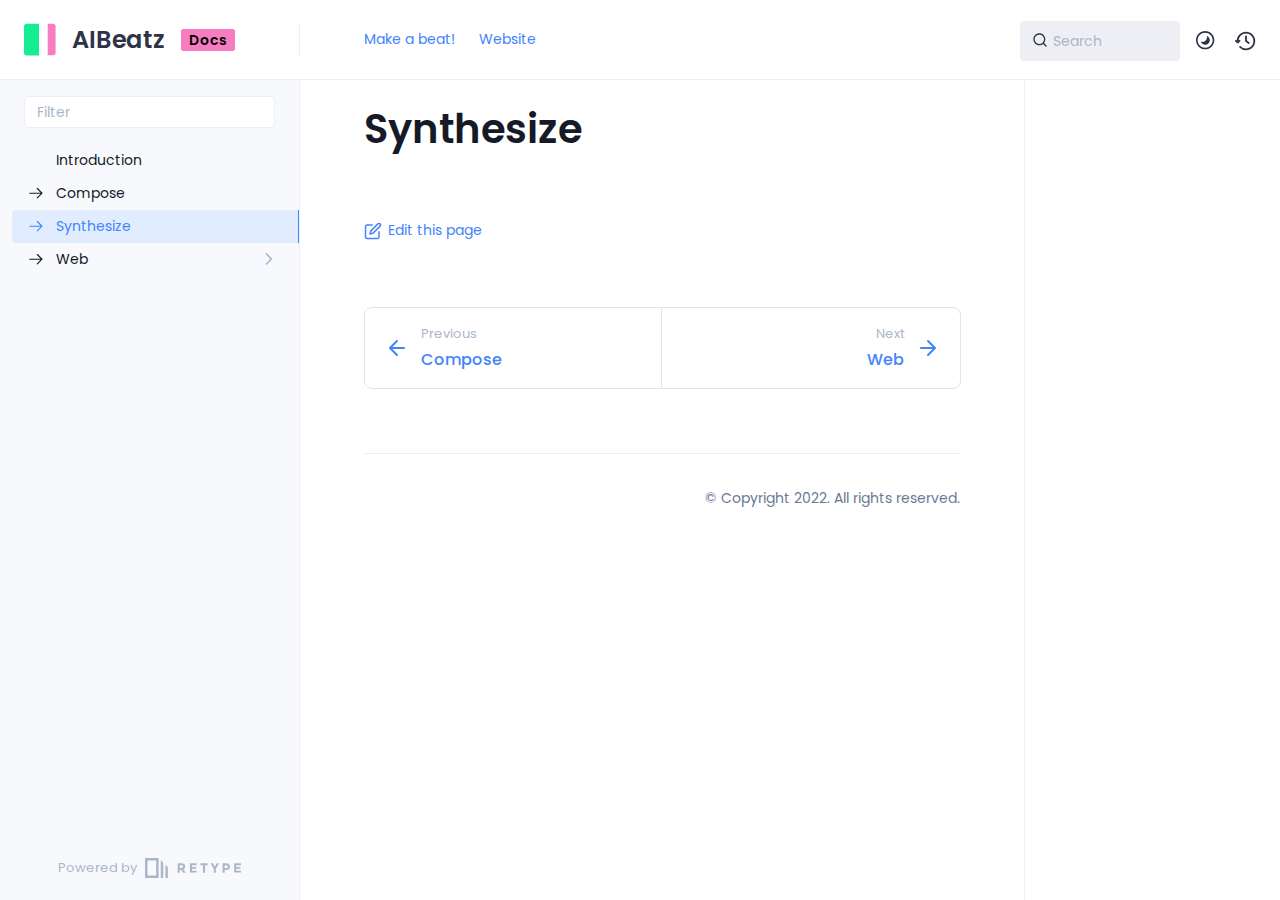
<file: synthesize/index.html>
<!DOCTYPE html>
<html lang="en" class="h-full">
<head>
    <meta charset="UTF-8">
    <meta name="viewport" content="width=device-width,initial-scale=1">
    <meta name="turbo-cache-control" content="no-cache" data-turbo-track="reload" data-track-token="2.4.0.719028883693">

    <!-- See retype.com -->
    <meta name="generator" content="Retype 2.4.0">

    <!-- Primary Meta Tags -->
    <title>Synthesize</title>
    <meta name="title" content="Synthesize">

    <!-- Canonical -->
    <link rel="canonical" href="https://docs.aibeatz.com/synthesize/" />

    <!-- Open Graph / Facebook -->
    <meta property="og:type" content="website">
    <meta property="og:url" content="https://docs.aibeatz.com/synthesize/">
    <meta property="og:title" content="Synthesize">

    <!-- Twitter -->
    <meta property="twitter:card" content="summary_large_image">
    <meta property="twitter:url" content="https://docs.aibeatz.com/synthesize/">
    <meta property="twitter:title" content="Synthesize">

    <script>(function () { var el = document.documentElement, m = localStorage.getItem("doc_theme"), wm = window.matchMedia; if (m === "dark" || (!m && wm && wm("(prefers-color-scheme: dark)").matches)) { el.classList.add("dark") } else { el.classList.remove("dark") } })();</script>

    <link href="../resources/css/retype.css?v=2.4.0.719028883693" rel="stylesheet" />

    <script type="text/javascript" src="../resources/js/config.js?v=2.4.0.719028883693" data-turbo-eval="false" defer></script>
    <script type="text/javascript" src="../resources/js/retype.js?v=2.4.0" data-turbo-eval="false" defer></script>
    <script id="lunr-js" type="text/javascript" src="../resources/js/lunr.js?v=2.4.0.719028883693" data-turbo-eval="false" defer></script>
</head>
<body>
    <div id="docs-app" class="relative text-base antialiased text-gray-700 bg-white font-body dark:bg-dark-850 dark:text-dark-300">
        <div class="absolute bottom-0 left-0 bg-gray-100 dark:bg-dark-800" style="top: 5rem; right: 50%"></div>
    
        <header id="docs-site-header" class="sticky top-0 z-30 flex w-full h-16 bg-white border-b border-gray-200 md:h-20 dark:bg-dark-850 dark:border-dark-650">
            <div class="container relative flex items-center justify-between grow pr-6 md:justify-start">
                <!-- Mobile menu button skeleton -->
                <button v-cloak class="skeleton docs-mobile-menu-button flex items-center justify-center shrink-0 overflow-hidden dark:text-white focus:outline-none rounded-full w-10 h-10 ml-3.5 md:hidden"><svg xmlns="http://www.w3.org/2000/svg" class="mb-px shrink-0" width="24" height="24" viewBox="0 0 24 24" role="presentation" style="margin-bottom: 0px;"><g fill="currentColor"><path d="M2 4h20v2H2zM2 11h20v2H2zM2 18h20v2H2z"></path></g></svg></button>
                <div v-cloak id="docs-sidebar-toggle"></div>
        
                <!-- Logo -->
                <div class="flex items-center justify-between h-full py-2 md:w-75">
                    <div class="flex items-center px-2 md:px-6">
                        <a id="docs-site-logo" href="../" class="flex items-center leading-snug text-2xl">
                            <span class="w-10 mr-2 grow-0 shrink-0 overflow-hidden">
                                <img class="max-h-10 dark:hidden md:inline-block" src="../images/logo.svg">
                                <img class="max-h-10 hidden dark:inline-block" src="../images/logo.svg">
                            </span>
                            <span class="dark:text-white font-semibold line-clamp-1 md:line-clamp-2">AIBeatz</span>
                        </a><span class="hidden px-2 py-1 ml-4 text-sm font-semibold leading-none text-root-logo-label-text bg-root-logo-label-bg rounded-sm md:inline-block">Docs</span>
                    </div>
        
                    <span class="hidden h-8 border-r md:inline-block dark:border-dark-650"></span>
                </div>
        
                <div class="flex justify-between md:grow">
                    <!-- Top Nav -->
                    <nav class="hidden md:flex">
                        <ul class="flex flex-col mb-4 md:pl-16 md:mb-0 md:flex-row md:items-center">
                            <li class="mr-6">
                                <a class="py-2 md:mb-0 inline-flex items-center text-sm whitespace-nowrap transition-colors duration-200 ease-linear md:text-blue-500 dark:text-blue-400 hover:text-blue-800 dark:hover:text-blue-200" href="https://aibeatz.com">Make a beat!</a>
                            </li>
                            <li class="mr-6">
                                <a class="py-2 md:mb-0 inline-flex items-center text-sm whitespace-nowrap transition-colors duration-200 ease-linear md:text-blue-500 dark:text-blue-400 hover:text-blue-800 dark:hover:text-blue-200" href="https://www.aibeatz.com">Website</a>
                            </li>
        
                        </ul>
                    </nav>
        
                    <!-- Header Right Skeleton -->
                    <div v-cloak class="flex justify-end grow skeleton">
        
                        <!-- Search input mock -->
                        <div class="relative hidden w-40 lg:block lg:max-w-sm lg:ml-auto">
                            <div class="absolute flex items-center justify-center h-full pl-3 dark:text-dark-300">
                                <svg xmlns="http://www.w3.org/2000/svg" class="icon-base" width="16" height="16" viewBox="0 0 24 24" aria-labelledby="icon" role="presentation"  style="margin-bottom: 1px;"><g fill="currentColor" ><path d="M21.71 20.29l-3.68-3.68A8.963 8.963 0 0020 11c0-4.96-4.04-9-9-9s-9 4.04-9 9 4.04 9 9 9c2.12 0 4.07-.74 5.61-1.97l3.68 3.68c.2.19.45.29.71.29s.51-.1.71-.29c.39-.39.39-1.03 0-1.42zM4 11c0-3.86 3.14-7 7-7s7 3.14 7 7c0 1.92-.78 3.66-2.04 4.93-.01.01-.02.01-.02.01-.01.01-.01.01-.01.02A6.98 6.98 0 0111 18c-3.86 0-7-3.14-7-7z" ></path></g></svg>
                            </div>
        
                            <input class="w-full h-10 transition-colors duration-200 ease-in bg-gray-200 border border-transparent rounded md:text-sm hover:bg-white hover:border-gray-300 focus:outline-none focus:bg-white focus:border-gray-500 dark:bg-dark-600 dark:border-dark-600 placeholder-gray-400 dark:placeholder-dark-400"
                            style="padding: 0.625rem 0.75rem 0.625rem 2rem" type="text" placeholder="Search" />
                        </div>
        
                        <!-- Mobile search button mock -->
                        <div class="flex items-center justify-center w-10 h-10 lg:hidden">
                            <svg xmlns="http://www.w3.org/2000/svg" class="shrink-0 icon-base" width="20" height="20" viewBox="0 0 24 24" aria-labelledby="icon" role="presentation"  style="margin-bottom: 0px;"><g fill="currentColor" ><path d="M21.71 20.29l-3.68-3.68A8.963 8.963 0 0020 11c0-4.96-4.04-9-9-9s-9 4.04-9 9 4.04 9 9 9c2.12 0 4.07-.74 5.61-1.97l3.68 3.68c.2.19.45.29.71.29s.51-.1.71-.29c.39-.39.39-1.03 0-1.42zM4 11c0-3.86 3.14-7 7-7s7 3.14 7 7c0 1.92-.78 3.66-2.04 4.93-.01.01-.02.01-.02.01-.01.01-.01.01-.01.02A6.98 6.98 0 0111 18c-3.86 0-7-3.14-7-7z" ></path></g></svg>
                        </div>
        
                        <!-- Dark mode switch placehokder -->
                        <div class="w-10 h-10 lg:ml-2"></div>
        
                        <!-- History button mock -->
                        <div class="flex items-center justify-center w-10 h-10" style="margin-right: -0.625rem;">
                            <svg xmlns="http://www.w3.org/2000/svg" class="shrink-0 icon-base" width="22" height="22" viewBox="0 0 24 24" aria-labelledby="icon" role="presentation"  style="margin-bottom: 0px;"><g fill="currentColor" ><g ><path d="M12.01 6.01c-.55 0-1 .45-1 1V12a1 1 0 00.4.8l3 2.22a.985.985 0 001.39-.2.996.996 0 00-.21-1.4l-2.6-1.92V7.01c.02-.55-.43-1-.98-1z"></path><path d="M12.01 1.91c-5.33 0-9.69 4.16-10.05 9.4l-.29-.26a.997.997 0 10-1.34 1.48l1.97 1.79c.19.17.43.26.67.26s.48-.09.67-.26l1.97-1.79a.997.997 0 10-1.34-1.48l-.31.28c.34-4.14 3.82-7.41 8.05-7.41 4.46 0 8.08 3.63 8.08 8.09s-3.63 8.08-8.08 8.08c-2.18 0-4.22-.85-5.75-2.4a.996.996 0 10-1.42 1.4 10.02 10.02 0 007.17 2.99c5.56 0 10.08-4.52 10.08-10.08.01-5.56-4.52-10.09-10.08-10.09z"></path></g></g></svg>
                        </div>
                    </div>
        
                    <div v-cloak class="flex justify-end grow">
                        <div id="docs-mobile-search-button"></div>
                        <doc-search-desktop></doc-search-desktop>
        
                        <doc-theme-switch class="lg:ml-2"></doc-theme-switch>
                        <doc-history></doc-history>
                    </div>
                </div>
            </div>
        </header>
    
        <div class="container relative flex bg-white">
            <!-- Sidebar Skeleton -->
            <div v-cloak class="fixed flex flex-col shrink-0 duration-300 ease-in-out bg-gray-100 border-gray-200 sidebar top-20 w-75 border-r h-screen md:sticky transition-transform skeleton dark:bg-dark-800 dark:border-dark-650">
            
                <!-- Render this div, if config.showSidebarFilter is `true` -->
                <div class="flex items-center h-16 px-6">
                    <input class="w-full h-8 px-3 py-2 transition-colors duration-200 ease-linear bg-white border border-gray-200 rounded shadow-none text-sm focus:outline-none focus:border-gray-600 dark:bg-dark-600 dark:border-dark-600" type="text" placeholder="Filter" />
                </div>
            
                <div class="pl-6 mb-4 mt-1">
                    <div class="w-32 h-3 mb-4 bg-gray-200 rounded-full loading dark:bg-dark-600"></div>
                    <div class="w-48 h-3 mb-4 bg-gray-200 rounded-full loading dark:bg-dark-600"></div>
                    <div class="w-40 h-3 mb-4 bg-gray-200 rounded-full loading dark:bg-dark-600"></div>
                    <div class="w-32 h-3 mb-4 bg-gray-200 rounded-full loading dark:bg-dark-600"></div>
                    <div class="w-48 h-3 mb-4 bg-gray-200 rounded-full loading dark:bg-dark-600"></div>
                    <div class="w-40 h-3 mb-4 bg-gray-200 rounded-full loading dark:bg-dark-600"></div>
                </div>
            
                <div class="shrink-0 mt-auto bg-transparent dark:border-dark-650">
                    <a class="flex items-center justify-center flex-nowrap h-16 text-gray-400 dark:text-dark-400 hover:text-gray-700 dark:hover:text-dark-300 transition-colors duration-150 ease-in docs-powered-by" target="_blank" href="https://retype.com/" rel="noopener">
                        <span class="text-xs whitespace-nowrap">Powered by</span>
                        <svg xmlns="http://www.w3.org/2000/svg" class="ml-2" fill="currentColor" width="96" height="20" overflow="visible"><path d="M0 0v20h13.59V0H0zm11.15 17.54H2.44V2.46h8.71v15.08zM15.8 20h2.44V4.67L15.8 2.22zM20.45 6.89V20h2.44V9.34z"/><g><path d="M40.16 8.44c0 1.49-.59 2.45-1.75 2.88l2.34 3.32h-2.53l-2.04-2.96h-1.43v2.96h-2.06V5.36h3.5c1.43 0 2.46.24 3.07.73s.9 1.27.9 2.35zm-2.48 1.1c.26-.23.38-.59.38-1.09 0-.5-.13-.84-.4-1.03s-.73-.28-1.39-.28h-1.54v2.75h1.5c.72 0 1.2-.12 1.45-.35zM51.56 5.36V7.2h-4.59v1.91h4.13v1.76h-4.13v1.92h4.74v1.83h-6.79V5.36h6.64zM60.09 7.15v7.48h-2.06V7.15h-2.61V5.36h7.28v1.79h-2.61zM70.81 14.64h-2.06v-3.66l-3.19-5.61h2.23l1.99 3.45 1.99-3.45H74l-3.19 5.61v3.66zM83.99 6.19c.65.55.97 1.4.97 2.55s-.33 1.98-1 2.51-1.68.8-3.04.8h-1.23v2.59h-2.06V5.36h3.26c1.42 0 2.45.28 3.1.83zm-1.51 3.65c.25-.28.37-.69.37-1.22s-.16-.92-.48-1.14c-.32-.23-.82-.34-1.5-.34H79.7v3.12h1.38c.68 0 1.15-.14 1.4-.42zM95.85 5.36V7.2h-4.59v1.91h4.13v1.76h-4.13v1.92H96v1.83h-6.79V5.36h6.64z"/></g></svg>
                    </a>
                </div>
            </div>
            
            <!-- Sidebar component -->
            <doc-sidebar v-cloak>
                <template #sidebar-footer>
                    <div class="shrink-0 mt-auto border-t md:bg-transparent md:border-none dark:border-dark-650">
            
                        <div class="py-3 px-6 md:hidden border-b dark:border-dark-650">
                            <nav>
                                <ul class="flex flex-wrap justify-center items-center">
                                    <li class="mr-6">
                                        <a class="block py-1 inline-flex items-center text-sm whitespace-nowrap transition-colors duration-200 ease-linear md:text-blue-500 dark:text-blue-400 hover:text-blue-800 dark:hover:text-blue-200" href="https://aibeatz.com">Make a beat!</a>
                                    </li>
                                    <li class="mr-6">
                                        <a class="block py-1 inline-flex items-center text-sm whitespace-nowrap transition-colors duration-200 ease-linear md:text-blue-500 dark:text-blue-400 hover:text-blue-800 dark:hover:text-blue-200" href="https://www.aibeatz.com">Website</a>
                                    </li>
            
                                </ul>
                            </nav>
                        </div>
            
                        <a class="flex items-center justify-center flex-nowrap h-16 text-gray-400 dark:text-dark-400 hover:text-gray-700 dark:hover:text-dark-300 transition-colors duration-150 ease-in docs-powered-by" target="_blank" href="https://retype.com/" rel="noopener">
                            <span class="text-xs whitespace-nowrap">Powered by</span>
                            <svg xmlns="http://www.w3.org/2000/svg" class="ml-2" fill="currentColor" width="96" height="20" overflow="visible"><path d="M0 0v20h13.59V0H0zm11.15 17.54H2.44V2.46h8.71v15.08zM15.8 20h2.44V4.67L15.8 2.22zM20.45 6.89V20h2.44V9.34z"/><g><path d="M40.16 8.44c0 1.49-.59 2.45-1.75 2.88l2.34 3.32h-2.53l-2.04-2.96h-1.43v2.96h-2.06V5.36h3.5c1.43 0 2.46.24 3.07.73s.9 1.27.9 2.35zm-2.48 1.1c.26-.23.38-.59.38-1.09 0-.5-.13-.84-.4-1.03s-.73-.28-1.39-.28h-1.54v2.75h1.5c.72 0 1.2-.12 1.45-.35zM51.56 5.36V7.2h-4.59v1.91h4.13v1.76h-4.13v1.92h4.74v1.83h-6.79V5.36h6.64zM60.09 7.15v7.48h-2.06V7.15h-2.61V5.36h7.28v1.79h-2.61zM70.81 14.64h-2.06v-3.66l-3.19-5.61h2.23l1.99 3.45 1.99-3.45H74l-3.19 5.61v3.66zM83.99 6.19c.65.55.97 1.4.97 2.55s-.33 1.98-1 2.51-1.68.8-3.04.8h-1.23v2.59h-2.06V5.36h3.26c1.42 0 2.45.28 3.1.83zm-1.51 3.65c.25-.28.37-.69.37-1.22s-.16-.92-.48-1.14c-.32-.23-.82-.34-1.5-.34H79.7v3.12h1.38c.68 0 1.15-.14 1.4-.42zM95.85 5.36V7.2h-4.59v1.91h4.13v1.76h-4.13v1.92H96v1.83h-6.79V5.36h6.64z"/></g></svg>
                        </a>
                    </div>
                </template>
            </doc-sidebar>
    
            <div class="grow min-w-0 dark:bg-dark-850">
                <!-- Render "toolbar" template here on api pages --><!-- Render page content -->
                <div class="flex">
                    <div class="grow min-w-0 px-6 md:px-16">
                        <main class="relative pt-6 pb-16">
                            <div class="docs-markdown" id="docs-content">
                                <!-- Rendered if sidebar right is enabled -->
                                <div id="docs-sidebar-right-toggle"></div>
                
                                <!-- Page content  -->
<doc-anchor-target id="synthesize" class="break-words">
    <h1>
        <doc-anchor-trigger class="header-anchor-trigger" to="#synthesize">#</doc-anchor-trigger>
        <span>Synthesize</span>
    </h1>
</doc-anchor-target>

                                
                                <!-- Required only on API pages -->
                                <doc-toolbar-member-filter-no-results />
                            </div>
                            <footer class="clear-both">
                                <div class="flex flex-wrap items-center justify-between mt-14">
                                    <a class="my-2.5 inline-flex items-center text-sm whitespace-nowrap text-blue-500 dark:text-blue-400 hover:text-blue-700 hover:underline" href="https://github.com/AIBeatz/docs/blob/main/synthesize/readme.md" target="_blank" rel="noopener">
                                        <svg class="mr-1.5" xmlns="http://www.w3.org/2000/svg" width="18" height="18" viewBox="0 0 24 24" fill="currentColor" overflow="visible"><path d="M20 12c-.55 0-1 .45-1 1v7c0 .55-.45 1-1 1H4c-.55 0-1-.45-1-1V6c0-.55.45-1 1-1h7c.55 0 1-.45 1-1s-.45-1-1-1H4C2.35 3 1 4.35 1 6v14c0 1.65 1.35 3 3 3h14c1.65 0 3-1.35 3-3v-7c0-.55-.45-1-1-1z" /><path d="M22.21 1.79c-1.18-1.18-3.24-1.18-4.41 0l-9.5 9.5c-.13.13-.22.29-.26.46l-1 4c-.08.34.01.7.26.95.18.2.44.3.7.3.08 0 .16-.01.24-.03l4-1c.18-.04.34-.13.46-.26l9.5-9.5c1.22-1.22 1.22-3.2.01-4.42zm-1.42 3l-9.3 9.3-2.11.53.53-2.11 9.3-9.3c.42-.42 1.16-.42 1.59 0 .43.43.43 1.15-.01 1.58z" /><path fill="none" d="M0 0h24v24H0z" /></svg>
                                        <span>Edit this page</span>
                                    </a>
                                </div>
                            
                                <nav class="flex mt-14">
                                    <div class="w-1/2">
                                        <a class="px-5 py-4 h-full flex items-center break-normal font-medium text-blue-500 dark:text-blue-400 border border-gray-300 hover:border-gray-400 dark:border-dark-650 dark:hover:border-dark-450 rounded-l-lg transition-colors duration-150 relative hover:z-5" href="../compose/">
                                            <svg xmlns="http://www.w3.org/2000/svg" class="mr-3" width="24" height="24" viewBox="0 0 24 24" fill="currentColor" overflow="visible"><path d="M19 11H7.41l5.29-5.29a.996.996 0 10-1.41-1.41l-7 7a1 1 0 000 1.42l7 7a1.024 1.024 0 001.42-.01.996.996 0 000-1.41L7.41 13H19c.55 0 1-.45 1-1s-.45-1-1-1z" /><path fill="none" d="M0 0h24v24H0z" /></svg>
                                            <span>
                                                <span class="block text-xs font-normal text-gray-400 dark:text-dark-400">Previous</span>
                                                <span class="block mt-1">Compose</span>
                                            </span>
                                        </a>
                                    </div>
                            
                                    <div class="w-1/2">
                                        <a class="px-5 py-4 -mx-px h-full flex items-center justify-end break-normal font-medium text-blue-500 dark:text-blue-400 border border-gray-300 hover:border-gray-400 dark:border-dark-650 dark:hover:border-dark-450 rounded-r-lg transition-colors duration-150 relative hover:z-5" href="../web/">
                                            <span>
                                                <span class="block text-xs font-normal text-right text-gray-400 dark:text-dark-400">Next</span>
                                                <span class="block mt-1">Web</span>
                                            </span>
                                            <svg xmlns="http://www.w3.org/2000/svg" class="ml-3" width="24" height="24" viewBox="0 0 24 24" fill="currentColor" overflow="visible"><path d="M19.92 12.38a1 1 0 00-.22-1.09l-7-7a.996.996 0 10-1.41 1.41l5.3 5.3H5c-.55 0-1 .45-1 1s.45 1 1 1h11.59l-5.29 5.29a.996.996 0 000 1.41c.19.2.44.3.7.3s.51-.1.71-.29l7-7c.09-.09.16-.21.21-.33z" /><path fill="none" d="M0 0h24v24H0z" /></svg>
                                        </a>
                                    </div>
                                </nav>
                            </footer>
                        </main>
                
                        <div class="border-t dark:border-dark-650 pt-6 mb-8">
                            <footer class="flex flex-wrap items-center justify-between">
                                <div>
                                    <ul class="flex flex-wrap items-center text-sm">
                                    </ul>
                                </div>
                                <div class="docs-copyright py-2 text-gray-500 dark:text-dark-350 text-sm leading-relaxed"><p>© Copyright 2022. All rights reserved.</p></div>
                            </footer>
                        </div>
                    </div>
                
                    <!-- Rendered if sidebar right is enabled -->
                    <!-- Sidebar right skeleton-->
                    <div v-cloak class="fixed top-0 bottom-0 right-0 translate-x-full bg-white border-gray-200 lg:sticky lg:border-l lg:shrink-0 lg:pt-6 lg:transform-none sm:w-1/2 lg:w-64 lg:z-0 md:w-104 sidebar-right skeleton dark:bg-dark-850 dark:border-dark-650">
                        <div class="pl-5">
                            <div class="w-32 h-3 mb-4 bg-gray-200 dark:bg-dark-600 rounded-full loading"></div>
                            <div class="w-48 h-3 mb-4 bg-gray-200 dark:bg-dark-600 rounded-full loading"></div>
                            <div class="w-40 h-3 mb-4 bg-gray-200 dark:bg-dark-600 rounded-full loading"></div>
                        </div>
                    </div>
                
                    <!-- User should be able to hide sidebar right -->
                    <doc-sidebar-right v-cloak></doc-sidebar-right>
                </div>

            </div>
        </div>
    
        <doc-search-mobile></doc-search-mobile>
        <doc-back-to-top></doc-back-to-top>
    </div>


    <div id="docs-overlay-target"></div>

    <script>window.__DOCS__ = { "title": "Synthesize", level: 1, icon: "file", hasPrism: false, hasMermaid: false, hasMath: false }</script>
</body>
</html>
</file>
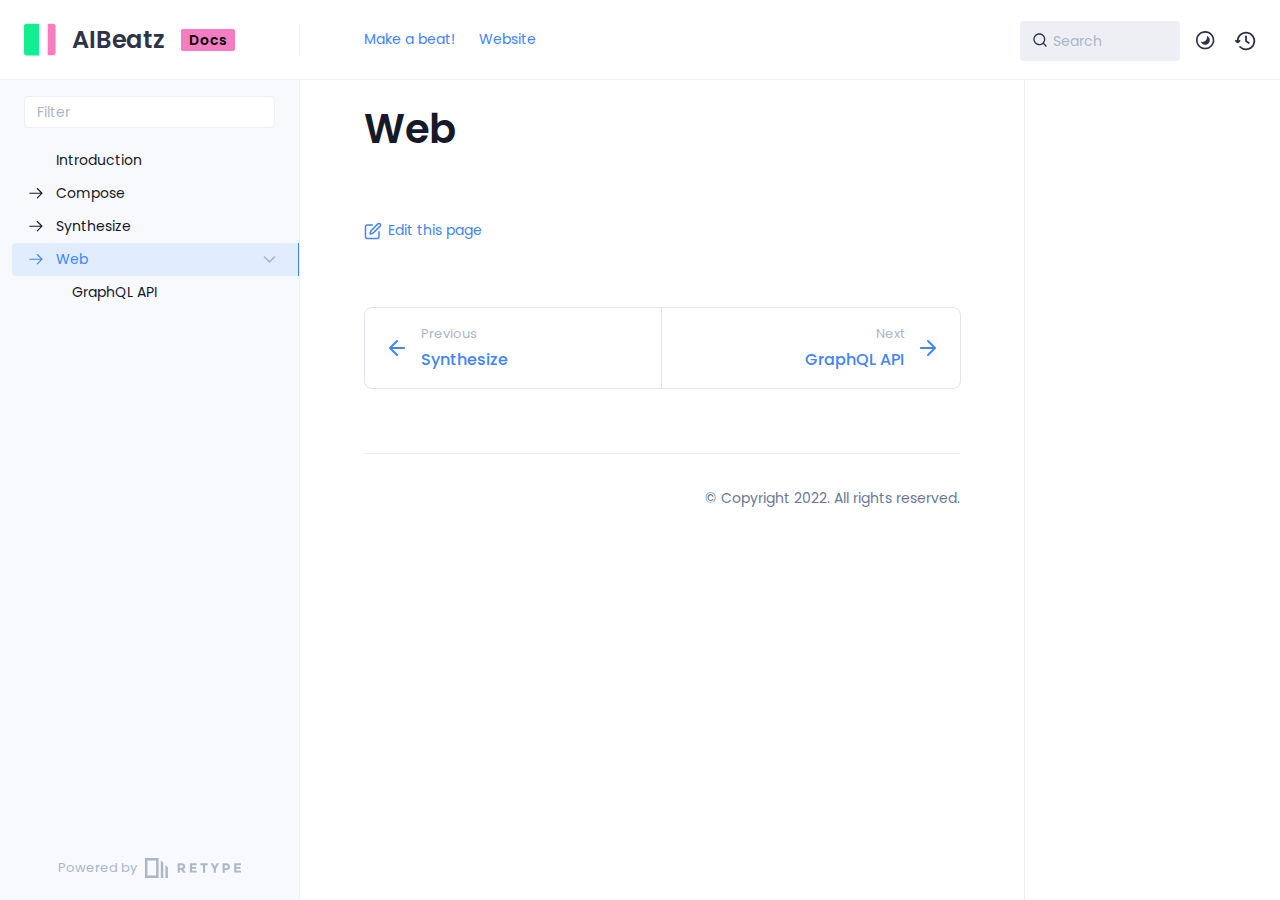
<file: web/index.html>
<!DOCTYPE html>
<html lang="en" class="h-full">
<head>
    <meta charset="UTF-8">
    <meta name="viewport" content="width=device-width,initial-scale=1">
    <meta name="turbo-cache-control" content="no-cache" data-turbo-track="reload" data-track-token="2.4.0.719028883693">

    <!-- See retype.com -->
    <meta name="generator" content="Retype 2.4.0">

    <!-- Primary Meta Tags -->
    <title>Web</title>
    <meta name="title" content="Web">

    <!-- Canonical -->
    <link rel="canonical" href="https://docs.aibeatz.com/web/" />

    <!-- Open Graph / Facebook -->
    <meta property="og:type" content="website">
    <meta property="og:url" content="https://docs.aibeatz.com/web/">
    <meta property="og:title" content="Web">

    <!-- Twitter -->
    <meta property="twitter:card" content="summary_large_image">
    <meta property="twitter:url" content="https://docs.aibeatz.com/web/">
    <meta property="twitter:title" content="Web">

    <script>(function () { var el = document.documentElement, m = localStorage.getItem("doc_theme"), wm = window.matchMedia; if (m === "dark" || (!m && wm && wm("(prefers-color-scheme: dark)").matches)) { el.classList.add("dark") } else { el.classList.remove("dark") } })();</script>

    <link href="../resources/css/retype.css?v=2.4.0.719028883693" rel="stylesheet" />

    <script type="text/javascript" src="../resources/js/config.js?v=2.4.0.719028883693" data-turbo-eval="false" defer></script>
    <script type="text/javascript" src="../resources/js/retype.js?v=2.4.0" data-turbo-eval="false" defer></script>
    <script id="lunr-js" type="text/javascript" src="../resources/js/lunr.js?v=2.4.0.719028883693" data-turbo-eval="false" defer></script>
</head>
<body>
    <div id="docs-app" class="relative text-base antialiased text-gray-700 bg-white font-body dark:bg-dark-850 dark:text-dark-300">
        <div class="absolute bottom-0 left-0 bg-gray-100 dark:bg-dark-800" style="top: 5rem; right: 50%"></div>
    
        <header id="docs-site-header" class="sticky top-0 z-30 flex w-full h-16 bg-white border-b border-gray-200 md:h-20 dark:bg-dark-850 dark:border-dark-650">
            <div class="container relative flex items-center justify-between grow pr-6 md:justify-start">
                <!-- Mobile menu button skeleton -->
                <button v-cloak class="skeleton docs-mobile-menu-button flex items-center justify-center shrink-0 overflow-hidden dark:text-white focus:outline-none rounded-full w-10 h-10 ml-3.5 md:hidden"><svg xmlns="http://www.w3.org/2000/svg" class="mb-px shrink-0" width="24" height="24" viewBox="0 0 24 24" role="presentation" style="margin-bottom: 0px;"><g fill="currentColor"><path d="M2 4h20v2H2zM2 11h20v2H2zM2 18h20v2H2z"></path></g></svg></button>
                <div v-cloak id="docs-sidebar-toggle"></div>
        
                <!-- Logo -->
                <div class="flex items-center justify-between h-full py-2 md:w-75">
                    <div class="flex items-center px-2 md:px-6">
                        <a id="docs-site-logo" href="../" class="flex items-center leading-snug text-2xl">
                            <span class="w-10 mr-2 grow-0 shrink-0 overflow-hidden">
                                <img class="max-h-10 dark:hidden md:inline-block" src="../images/logo.svg">
                                <img class="max-h-10 hidden dark:inline-block" src="../images/logo.svg">
                            </span>
                            <span class="dark:text-white font-semibold line-clamp-1 md:line-clamp-2">AIBeatz</span>
                        </a><span class="hidden px-2 py-1 ml-4 text-sm font-semibold leading-none text-root-logo-label-text bg-root-logo-label-bg rounded-sm md:inline-block">Docs</span>
                    </div>
        
                    <span class="hidden h-8 border-r md:inline-block dark:border-dark-650"></span>
                </div>
        
                <div class="flex justify-between md:grow">
                    <!-- Top Nav -->
                    <nav class="hidden md:flex">
                        <ul class="flex flex-col mb-4 md:pl-16 md:mb-0 md:flex-row md:items-center">
                            <li class="mr-6">
                                <a class="py-2 md:mb-0 inline-flex items-center text-sm whitespace-nowrap transition-colors duration-200 ease-linear md:text-blue-500 dark:text-blue-400 hover:text-blue-800 dark:hover:text-blue-200" href="https://aibeatz.com">Make a beat!</a>
                            </li>
                            <li class="mr-6">
                                <a class="py-2 md:mb-0 inline-flex items-center text-sm whitespace-nowrap transition-colors duration-200 ease-linear md:text-blue-500 dark:text-blue-400 hover:text-blue-800 dark:hover:text-blue-200" href="https://www.aibeatz.com">Website</a>
                            </li>
        
                        </ul>
                    </nav>
        
                    <!-- Header Right Skeleton -->
                    <div v-cloak class="flex justify-end grow skeleton">
        
                        <!-- Search input mock -->
                        <div class="relative hidden w-40 lg:block lg:max-w-sm lg:ml-auto">
                            <div class="absolute flex items-center justify-center h-full pl-3 dark:text-dark-300">
                                <svg xmlns="http://www.w3.org/2000/svg" class="icon-base" width="16" height="16" viewBox="0 0 24 24" aria-labelledby="icon" role="presentation"  style="margin-bottom: 1px;"><g fill="currentColor" ><path d="M21.71 20.29l-3.68-3.68A8.963 8.963 0 0020 11c0-4.96-4.04-9-9-9s-9 4.04-9 9 4.04 9 9 9c2.12 0 4.07-.74 5.61-1.97l3.68 3.68c.2.19.45.29.71.29s.51-.1.71-.29c.39-.39.39-1.03 0-1.42zM4 11c0-3.86 3.14-7 7-7s7 3.14 7 7c0 1.92-.78 3.66-2.04 4.93-.01.01-.02.01-.02.01-.01.01-.01.01-.01.02A6.98 6.98 0 0111 18c-3.86 0-7-3.14-7-7z" ></path></g></svg>
                            </div>
        
                            <input class="w-full h-10 transition-colors duration-200 ease-in bg-gray-200 border border-transparent rounded md:text-sm hover:bg-white hover:border-gray-300 focus:outline-none focus:bg-white focus:border-gray-500 dark:bg-dark-600 dark:border-dark-600 placeholder-gray-400 dark:placeholder-dark-400"
                            style="padding: 0.625rem 0.75rem 0.625rem 2rem" type="text" placeholder="Search" />
                        </div>
        
                        <!-- Mobile search button mock -->
                        <div class="flex items-center justify-center w-10 h-10 lg:hidden">
                            <svg xmlns="http://www.w3.org/2000/svg" class="shrink-0 icon-base" width="20" height="20" viewBox="0 0 24 24" aria-labelledby="icon" role="presentation"  style="margin-bottom: 0px;"><g fill="currentColor" ><path d="M21.71 20.29l-3.68-3.68A8.963 8.963 0 0020 11c0-4.96-4.04-9-9-9s-9 4.04-9 9 4.04 9 9 9c2.12 0 4.07-.74 5.61-1.97l3.68 3.68c.2.19.45.29.71.29s.51-.1.71-.29c.39-.39.39-1.03 0-1.42zM4 11c0-3.86 3.14-7 7-7s7 3.14 7 7c0 1.92-.78 3.66-2.04 4.93-.01.01-.02.01-.02.01-.01.01-.01.01-.01.02A6.98 6.98 0 0111 18c-3.86 0-7-3.14-7-7z" ></path></g></svg>
                        </div>
        
                        <!-- Dark mode switch placehokder -->
                        <div class="w-10 h-10 lg:ml-2"></div>
        
                        <!-- History button mock -->
                        <div class="flex items-center justify-center w-10 h-10" style="margin-right: -0.625rem;">
                            <svg xmlns="http://www.w3.org/2000/svg" class="shrink-0 icon-base" width="22" height="22" viewBox="0 0 24 24" aria-labelledby="icon" role="presentation"  style="margin-bottom: 0px;"><g fill="currentColor" ><g ><path d="M12.01 6.01c-.55 0-1 .45-1 1V12a1 1 0 00.4.8l3 2.22a.985.985 0 001.39-.2.996.996 0 00-.21-1.4l-2.6-1.92V7.01c.02-.55-.43-1-.98-1z"></path><path d="M12.01 1.91c-5.33 0-9.69 4.16-10.05 9.4l-.29-.26a.997.997 0 10-1.34 1.48l1.97 1.79c.19.17.43.26.67.26s.48-.09.67-.26l1.97-1.79a.997.997 0 10-1.34-1.48l-.31.28c.34-4.14 3.82-7.41 8.05-7.41 4.46 0 8.08 3.63 8.08 8.09s-3.63 8.08-8.08 8.08c-2.18 0-4.22-.85-5.75-2.4a.996.996 0 10-1.42 1.4 10.02 10.02 0 007.17 2.99c5.56 0 10.08-4.52 10.08-10.08.01-5.56-4.52-10.09-10.08-10.09z"></path></g></g></svg>
                        </div>
                    </div>
        
                    <div v-cloak class="flex justify-end grow">
                        <div id="docs-mobile-search-button"></div>
                        <doc-search-desktop></doc-search-desktop>
        
                        <doc-theme-switch class="lg:ml-2"></doc-theme-switch>
                        <doc-history></doc-history>
                    </div>
                </div>
            </div>
        </header>
    
        <div class="container relative flex bg-white">
            <!-- Sidebar Skeleton -->
            <div v-cloak class="fixed flex flex-col shrink-0 duration-300 ease-in-out bg-gray-100 border-gray-200 sidebar top-20 w-75 border-r h-screen md:sticky transition-transform skeleton dark:bg-dark-800 dark:border-dark-650">
            
                <!-- Render this div, if config.showSidebarFilter is `true` -->
                <div class="flex items-center h-16 px-6">
                    <input class="w-full h-8 px-3 py-2 transition-colors duration-200 ease-linear bg-white border border-gray-200 rounded shadow-none text-sm focus:outline-none focus:border-gray-600 dark:bg-dark-600 dark:border-dark-600" type="text" placeholder="Filter" />
                </div>
            
                <div class="pl-6 mb-4 mt-1">
                    <div class="w-32 h-3 mb-4 bg-gray-200 rounded-full loading dark:bg-dark-600"></div>
                    <div class="w-48 h-3 mb-4 bg-gray-200 rounded-full loading dark:bg-dark-600"></div>
                    <div class="w-40 h-3 mb-4 bg-gray-200 rounded-full loading dark:bg-dark-600"></div>
                    <div class="w-32 h-3 mb-4 bg-gray-200 rounded-full loading dark:bg-dark-600"></div>
                    <div class="w-48 h-3 mb-4 bg-gray-200 rounded-full loading dark:bg-dark-600"></div>
                    <div class="w-40 h-3 mb-4 bg-gray-200 rounded-full loading dark:bg-dark-600"></div>
                </div>
            
                <div class="shrink-0 mt-auto bg-transparent dark:border-dark-650">
                    <a class="flex items-center justify-center flex-nowrap h-16 text-gray-400 dark:text-dark-400 hover:text-gray-700 dark:hover:text-dark-300 transition-colors duration-150 ease-in docs-powered-by" target="_blank" href="https://retype.com/" rel="noopener">
                        <span class="text-xs whitespace-nowrap">Powered by</span>
                        <svg xmlns="http://www.w3.org/2000/svg" class="ml-2" fill="currentColor" width="96" height="20" overflow="visible"><path d="M0 0v20h13.59V0H0zm11.15 17.54H2.44V2.46h8.71v15.08zM15.8 20h2.44V4.67L15.8 2.22zM20.45 6.89V20h2.44V9.34z"/><g><path d="M40.16 8.44c0 1.49-.59 2.45-1.75 2.88l2.34 3.32h-2.53l-2.04-2.96h-1.43v2.96h-2.06V5.36h3.5c1.43 0 2.46.24 3.07.73s.9 1.27.9 2.35zm-2.48 1.1c.26-.23.38-.59.38-1.09 0-.5-.13-.84-.4-1.03s-.73-.28-1.39-.28h-1.54v2.75h1.5c.72 0 1.2-.12 1.45-.35zM51.56 5.36V7.2h-4.59v1.91h4.13v1.76h-4.13v1.92h4.74v1.83h-6.79V5.36h6.64zM60.09 7.15v7.48h-2.06V7.15h-2.61V5.36h7.28v1.79h-2.61zM70.81 14.64h-2.06v-3.66l-3.19-5.61h2.23l1.99 3.45 1.99-3.45H74l-3.19 5.61v3.66zM83.99 6.19c.65.55.97 1.4.97 2.55s-.33 1.98-1 2.51-1.68.8-3.04.8h-1.23v2.59h-2.06V5.36h3.26c1.42 0 2.45.28 3.1.83zm-1.51 3.65c.25-.28.37-.69.37-1.22s-.16-.92-.48-1.14c-.32-.23-.82-.34-1.5-.34H79.7v3.12h1.38c.68 0 1.15-.14 1.4-.42zM95.85 5.36V7.2h-4.59v1.91h4.13v1.76h-4.13v1.92H96v1.83h-6.79V5.36h6.64z"/></g></svg>
                    </a>
                </div>
            </div>
            
            <!-- Sidebar component -->
            <doc-sidebar v-cloak>
                <template #sidebar-footer>
                    <div class="shrink-0 mt-auto border-t md:bg-transparent md:border-none dark:border-dark-650">
            
                        <div class="py-3 px-6 md:hidden border-b dark:border-dark-650">
                            <nav>
                                <ul class="flex flex-wrap justify-center items-center">
                                    <li class="mr-6">
                                        <a class="block py-1 inline-flex items-center text-sm whitespace-nowrap transition-colors duration-200 ease-linear md:text-blue-500 dark:text-blue-400 hover:text-blue-800 dark:hover:text-blue-200" href="https://aibeatz.com">Make a beat!</a>
                                    </li>
                                    <li class="mr-6">
                                        <a class="block py-1 inline-flex items-center text-sm whitespace-nowrap transition-colors duration-200 ease-linear md:text-blue-500 dark:text-blue-400 hover:text-blue-800 dark:hover:text-blue-200" href="https://www.aibeatz.com">Website</a>
                                    </li>
            
                                </ul>
                            </nav>
                        </div>
            
                        <a class="flex items-center justify-center flex-nowrap h-16 text-gray-400 dark:text-dark-400 hover:text-gray-700 dark:hover:text-dark-300 transition-colors duration-150 ease-in docs-powered-by" target="_blank" href="https://retype.com/" rel="noopener">
                            <span class="text-xs whitespace-nowrap">Powered by</span>
                            <svg xmlns="http://www.w3.org/2000/svg" class="ml-2" fill="currentColor" width="96" height="20" overflow="visible"><path d="M0 0v20h13.59V0H0zm11.15 17.54H2.44V2.46h8.71v15.08zM15.8 20h2.44V4.67L15.8 2.22zM20.45 6.89V20h2.44V9.34z"/><g><path d="M40.16 8.44c0 1.49-.59 2.45-1.75 2.88l2.34 3.32h-2.53l-2.04-2.96h-1.43v2.96h-2.06V5.36h3.5c1.43 0 2.46.24 3.07.73s.9 1.27.9 2.35zm-2.48 1.1c.26-.23.38-.59.38-1.09 0-.5-.13-.84-.4-1.03s-.73-.28-1.39-.28h-1.54v2.75h1.5c.72 0 1.2-.12 1.45-.35zM51.56 5.36V7.2h-4.59v1.91h4.13v1.76h-4.13v1.92h4.74v1.83h-6.79V5.36h6.64zM60.09 7.15v7.48h-2.06V7.15h-2.61V5.36h7.28v1.79h-2.61zM70.81 14.64h-2.06v-3.66l-3.19-5.61h2.23l1.99 3.45 1.99-3.45H74l-3.19 5.61v3.66zM83.99 6.19c.65.55.97 1.4.97 2.55s-.33 1.98-1 2.51-1.68.8-3.04.8h-1.23v2.59h-2.06V5.36h3.26c1.42 0 2.45.28 3.1.83zm-1.51 3.65c.25-.28.37-.69.37-1.22s-.16-.92-.48-1.14c-.32-.23-.82-.34-1.5-.34H79.7v3.12h1.38c.68 0 1.15-.14 1.4-.42zM95.85 5.36V7.2h-4.59v1.91h4.13v1.76h-4.13v1.92H96v1.83h-6.79V5.36h6.64z"/></g></svg>
                        </a>
                    </div>
                </template>
            </doc-sidebar>
    
            <div class="grow min-w-0 dark:bg-dark-850">
                <!-- Render "toolbar" template here on api pages --><!-- Render page content -->
                <div class="flex">
                    <div class="grow min-w-0 px-6 md:px-16">
                        <main class="relative pt-6 pb-16">
                            <div class="docs-markdown" id="docs-content">
                                <!-- Rendered if sidebar right is enabled -->
                                <div id="docs-sidebar-right-toggle"></div>
                
                                <!-- Page content  -->
<doc-anchor-target id="web" class="break-words">
    <h1>
        <doc-anchor-trigger class="header-anchor-trigger" to="#web">#</doc-anchor-trigger>
        <span>Web</span>
    </h1>
</doc-anchor-target>

                                
                                <!-- Required only on API pages -->
                                <doc-toolbar-member-filter-no-results />
                            </div>
                            <footer class="clear-both">
                                <div class="flex flex-wrap items-center justify-between mt-14">
                                    <a class="my-2.5 inline-flex items-center text-sm whitespace-nowrap text-blue-500 dark:text-blue-400 hover:text-blue-700 hover:underline" href="https://github.com/AIBeatz/docs/blob/main/web/readme.md" target="_blank" rel="noopener">
                                        <svg class="mr-1.5" xmlns="http://www.w3.org/2000/svg" width="18" height="18" viewBox="0 0 24 24" fill="currentColor" overflow="visible"><path d="M20 12c-.55 0-1 .45-1 1v7c0 .55-.45 1-1 1H4c-.55 0-1-.45-1-1V6c0-.55.45-1 1-1h7c.55 0 1-.45 1-1s-.45-1-1-1H4C2.35 3 1 4.35 1 6v14c0 1.65 1.35 3 3 3h14c1.65 0 3-1.35 3-3v-7c0-.55-.45-1-1-1z" /><path d="M22.21 1.79c-1.18-1.18-3.24-1.18-4.41 0l-9.5 9.5c-.13.13-.22.29-.26.46l-1 4c-.08.34.01.7.26.95.18.2.44.3.7.3.08 0 .16-.01.24-.03l4-1c.18-.04.34-.13.46-.26l9.5-9.5c1.22-1.22 1.22-3.2.01-4.42zm-1.42 3l-9.3 9.3-2.11.53.53-2.11 9.3-9.3c.42-.42 1.16-.42 1.59 0 .43.43.43 1.15-.01 1.58z" /><path fill="none" d="M0 0h24v24H0z" /></svg>
                                        <span>Edit this page</span>
                                    </a>
                                </div>
                            
                                <nav class="flex mt-14">
                                    <div class="w-1/2">
                                        <a class="px-5 py-4 h-full flex items-center break-normal font-medium text-blue-500 dark:text-blue-400 border border-gray-300 hover:border-gray-400 dark:border-dark-650 dark:hover:border-dark-450 rounded-l-lg transition-colors duration-150 relative hover:z-5" href="../synthesize/">
                                            <svg xmlns="http://www.w3.org/2000/svg" class="mr-3" width="24" height="24" viewBox="0 0 24 24" fill="currentColor" overflow="visible"><path d="M19 11H7.41l5.29-5.29a.996.996 0 10-1.41-1.41l-7 7a1 1 0 000 1.42l7 7a1.024 1.024 0 001.42-.01.996.996 0 000-1.41L7.41 13H19c.55 0 1-.45 1-1s-.45-1-1-1z" /><path fill="none" d="M0 0h24v24H0z" /></svg>
                                            <span>
                                                <span class="block text-xs font-normal text-gray-400 dark:text-dark-400">Previous</span>
                                                <span class="block mt-1">Synthesize</span>
                                            </span>
                                        </a>
                                    </div>
                            
                                    <div class="w-1/2">
                                        <a class="px-5 py-4 -mx-px h-full flex items-center justify-end break-normal font-medium text-blue-500 dark:text-blue-400 border border-gray-300 hover:border-gray-400 dark:border-dark-650 dark:hover:border-dark-450 rounded-r-lg transition-colors duration-150 relative hover:z-5" href="../web/api/">
                                            <span>
                                                <span class="block text-xs font-normal text-right text-gray-400 dark:text-dark-400">Next</span>
                                                <span class="block mt-1">Graph​QL API</span>
                                            </span>
                                            <svg xmlns="http://www.w3.org/2000/svg" class="ml-3" width="24" height="24" viewBox="0 0 24 24" fill="currentColor" overflow="visible"><path d="M19.92 12.38a1 1 0 00-.22-1.09l-7-7a.996.996 0 10-1.41 1.41l5.3 5.3H5c-.55 0-1 .45-1 1s.45 1 1 1h11.59l-5.29 5.29a.996.996 0 000 1.41c.19.2.44.3.7.3s.51-.1.71-.29l7-7c.09-.09.16-.21.21-.33z" /><path fill="none" d="M0 0h24v24H0z" /></svg>
                                        </a>
                                    </div>
                                </nav>
                            </footer>
                        </main>
                
                        <div class="border-t dark:border-dark-650 pt-6 mb-8">
                            <footer class="flex flex-wrap items-center justify-between">
                                <div>
                                    <ul class="flex flex-wrap items-center text-sm">
                                    </ul>
                                </div>
                                <div class="docs-copyright py-2 text-gray-500 dark:text-dark-350 text-sm leading-relaxed"><p>© Copyright 2022. All rights reserved.</p></div>
                            </footer>
                        </div>
                    </div>
                
                    <!-- Rendered if sidebar right is enabled -->
                    <!-- Sidebar right skeleton-->
                    <div v-cloak class="fixed top-0 bottom-0 right-0 translate-x-full bg-white border-gray-200 lg:sticky lg:border-l lg:shrink-0 lg:pt-6 lg:transform-none sm:w-1/2 lg:w-64 lg:z-0 md:w-104 sidebar-right skeleton dark:bg-dark-850 dark:border-dark-650">
                        <div class="pl-5">
                            <div class="w-32 h-3 mb-4 bg-gray-200 dark:bg-dark-600 rounded-full loading"></div>
                            <div class="w-48 h-3 mb-4 bg-gray-200 dark:bg-dark-600 rounded-full loading"></div>
                            <div class="w-40 h-3 mb-4 bg-gray-200 dark:bg-dark-600 rounded-full loading"></div>
                        </div>
                    </div>
                
                    <!-- User should be able to hide sidebar right -->
                    <doc-sidebar-right v-cloak></doc-sidebar-right>
                </div>

            </div>
        </div>
    
        <doc-search-mobile></doc-search-mobile>
        <doc-back-to-top></doc-back-to-top>
    </div>


    <div id="docs-overlay-target"></div>

    <script>window.__DOCS__ = { "title": "Web", level: 1, icon: "file", hasPrism: false, hasMermaid: false, hasMath: false }</script>
</body>
</html>
</file>
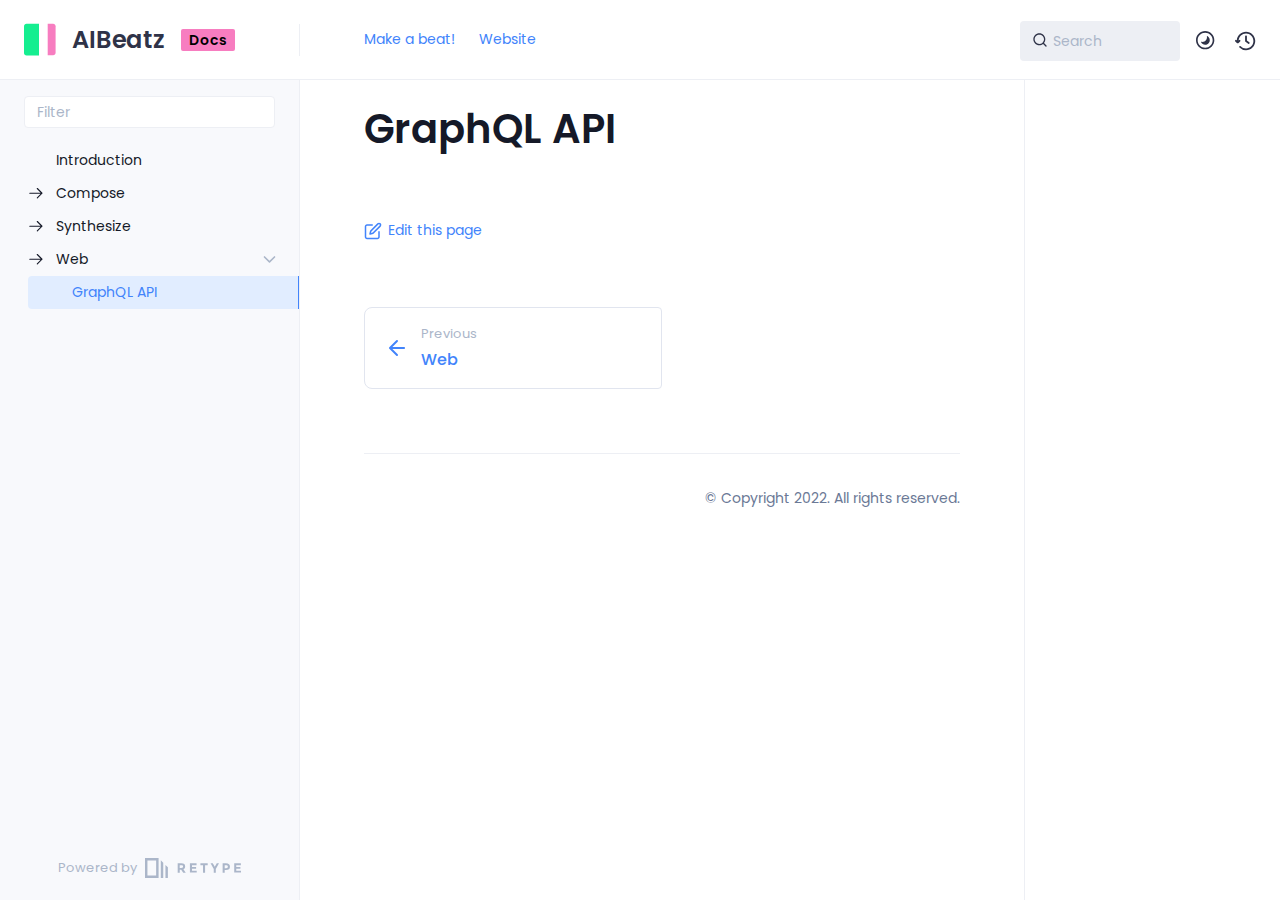
<file: web/api/index.html>
<!DOCTYPE html>
<html lang="en" class="h-full">
<head>
    <meta charset="UTF-8">
    <meta name="viewport" content="width=device-width,initial-scale=1">
    <meta name="turbo-cache-control" content="no-cache" data-turbo-track="reload" data-track-token="2.4.0.719028883693">

    <!-- See retype.com -->
    <meta name="generator" content="Retype 2.4.0">

    <!-- Primary Meta Tags -->
    <title>GraphQL API</title>
    <meta name="title" content="GraphQL API">

    <!-- Canonical -->
    <link rel="canonical" href="https://docs.aibeatz.com/web/api/" />

    <!-- Open Graph / Facebook -->
    <meta property="og:type" content="website">
    <meta property="og:url" content="https://docs.aibeatz.com/web/api/">
    <meta property="og:title" content="GraphQL API">

    <!-- Twitter -->
    <meta property="twitter:card" content="summary_large_image">
    <meta property="twitter:url" content="https://docs.aibeatz.com/web/api/">
    <meta property="twitter:title" content="GraphQL API">

    <script>(function () { var el = document.documentElement, m = localStorage.getItem("doc_theme"), wm = window.matchMedia; if (m === "dark" || (!m && wm && wm("(prefers-color-scheme: dark)").matches)) { el.classList.add("dark") } else { el.classList.remove("dark") } })();</script>

    <link href="../../resources/css/retype.css?v=2.4.0.719028883693" rel="stylesheet" />

    <script type="text/javascript" src="../../resources/js/config.js?v=2.4.0.719028883693" data-turbo-eval="false" defer></script>
    <script type="text/javascript" src="../../resources/js/retype.js?v=2.4.0" data-turbo-eval="false" defer></script>
    <script id="lunr-js" type="text/javascript" src="../../resources/js/lunr.js?v=2.4.0.719028883693" data-turbo-eval="false" defer></script>
</head>
<body>
    <div id="docs-app" class="relative text-base antialiased text-gray-700 bg-white font-body dark:bg-dark-850 dark:text-dark-300">
        <div class="absolute bottom-0 left-0 bg-gray-100 dark:bg-dark-800" style="top: 5rem; right: 50%"></div>
    
        <header id="docs-site-header" class="sticky top-0 z-30 flex w-full h-16 bg-white border-b border-gray-200 md:h-20 dark:bg-dark-850 dark:border-dark-650">
            <div class="container relative flex items-center justify-between grow pr-6 md:justify-start">
                <!-- Mobile menu button skeleton -->
                <button v-cloak class="skeleton docs-mobile-menu-button flex items-center justify-center shrink-0 overflow-hidden dark:text-white focus:outline-none rounded-full w-10 h-10 ml-3.5 md:hidden"><svg xmlns="http://www.w3.org/2000/svg" class="mb-px shrink-0" width="24" height="24" viewBox="0 0 24 24" role="presentation" style="margin-bottom: 0px;"><g fill="currentColor"><path d="M2 4h20v2H2zM2 11h20v2H2zM2 18h20v2H2z"></path></g></svg></button>
                <div v-cloak id="docs-sidebar-toggle"></div>
        
                <!-- Logo -->
                <div class="flex items-center justify-between h-full py-2 md:w-75">
                    <div class="flex items-center px-2 md:px-6">
                        <a id="docs-site-logo" href="../../" class="flex items-center leading-snug text-2xl">
                            <span class="w-10 mr-2 grow-0 shrink-0 overflow-hidden">
                                <img class="max-h-10 dark:hidden md:inline-block" src="../../images/logo.svg">
                                <img class="max-h-10 hidden dark:inline-block" src="../../images/logo.svg">
                            </span>
                            <span class="dark:text-white font-semibold line-clamp-1 md:line-clamp-2">AIBeatz</span>
                        </a><span class="hidden px-2 py-1 ml-4 text-sm font-semibold leading-none text-root-logo-label-text bg-root-logo-label-bg rounded-sm md:inline-block">Docs</span>
                    </div>
        
                    <span class="hidden h-8 border-r md:inline-block dark:border-dark-650"></span>
                </div>
        
                <div class="flex justify-between md:grow">
                    <!-- Top Nav -->
                    <nav class="hidden md:flex">
                        <ul class="flex flex-col mb-4 md:pl-16 md:mb-0 md:flex-row md:items-center">
                            <li class="mr-6">
                                <a class="py-2 md:mb-0 inline-flex items-center text-sm whitespace-nowrap transition-colors duration-200 ease-linear md:text-blue-500 dark:text-blue-400 hover:text-blue-800 dark:hover:text-blue-200" href="https://aibeatz.com">Make a beat!</a>
                            </li>
                            <li class="mr-6">
                                <a class="py-2 md:mb-0 inline-flex items-center text-sm whitespace-nowrap transition-colors duration-200 ease-linear md:text-blue-500 dark:text-blue-400 hover:text-blue-800 dark:hover:text-blue-200" href="https://www.aibeatz.com">Website</a>
                            </li>
        
                        </ul>
                    </nav>
        
                    <!-- Header Right Skeleton -->
                    <div v-cloak class="flex justify-end grow skeleton">
        
                        <!-- Search input mock -->
                        <div class="relative hidden w-40 lg:block lg:max-w-sm lg:ml-auto">
                            <div class="absolute flex items-center justify-center h-full pl-3 dark:text-dark-300">
                                <svg xmlns="http://www.w3.org/2000/svg" class="icon-base" width="16" height="16" viewBox="0 0 24 24" aria-labelledby="icon" role="presentation"  style="margin-bottom: 1px;"><g fill="currentColor" ><path d="M21.71 20.29l-3.68-3.68A8.963 8.963 0 0020 11c0-4.96-4.04-9-9-9s-9 4.04-9 9 4.04 9 9 9c2.12 0 4.07-.74 5.61-1.97l3.68 3.68c.2.19.45.29.71.29s.51-.1.71-.29c.39-.39.39-1.03 0-1.42zM4 11c0-3.86 3.14-7 7-7s7 3.14 7 7c0 1.92-.78 3.66-2.04 4.93-.01.01-.02.01-.02.01-.01.01-.01.01-.01.02A6.98 6.98 0 0111 18c-3.86 0-7-3.14-7-7z" ></path></g></svg>
                            </div>
        
                            <input class="w-full h-10 transition-colors duration-200 ease-in bg-gray-200 border border-transparent rounded md:text-sm hover:bg-white hover:border-gray-300 focus:outline-none focus:bg-white focus:border-gray-500 dark:bg-dark-600 dark:border-dark-600 placeholder-gray-400 dark:placeholder-dark-400"
                            style="padding: 0.625rem 0.75rem 0.625rem 2rem" type="text" placeholder="Search" />
                        </div>
        
                        <!-- Mobile search button mock -->
                        <div class="flex items-center justify-center w-10 h-10 lg:hidden">
                            <svg xmlns="http://www.w3.org/2000/svg" class="shrink-0 icon-base" width="20" height="20" viewBox="0 0 24 24" aria-labelledby="icon" role="presentation"  style="margin-bottom: 0px;"><g fill="currentColor" ><path d="M21.71 20.29l-3.68-3.68A8.963 8.963 0 0020 11c0-4.96-4.04-9-9-9s-9 4.04-9 9 4.04 9 9 9c2.12 0 4.07-.74 5.61-1.97l3.68 3.68c.2.19.45.29.71.29s.51-.1.71-.29c.39-.39.39-1.03 0-1.42zM4 11c0-3.86 3.14-7 7-7s7 3.14 7 7c0 1.92-.78 3.66-2.04 4.93-.01.01-.02.01-.02.01-.01.01-.01.01-.01.02A6.98 6.98 0 0111 18c-3.86 0-7-3.14-7-7z" ></path></g></svg>
                        </div>
        
                        <!-- Dark mode switch placehokder -->
                        <div class="w-10 h-10 lg:ml-2"></div>
        
                        <!-- History button mock -->
                        <div class="flex items-center justify-center w-10 h-10" style="margin-right: -0.625rem;">
                            <svg xmlns="http://www.w3.org/2000/svg" class="shrink-0 icon-base" width="22" height="22" viewBox="0 0 24 24" aria-labelledby="icon" role="presentation"  style="margin-bottom: 0px;"><g fill="currentColor" ><g ><path d="M12.01 6.01c-.55 0-1 .45-1 1V12a1 1 0 00.4.8l3 2.22a.985.985 0 001.39-.2.996.996 0 00-.21-1.4l-2.6-1.92V7.01c.02-.55-.43-1-.98-1z"></path><path d="M12.01 1.91c-5.33 0-9.69 4.16-10.05 9.4l-.29-.26a.997.997 0 10-1.34 1.48l1.97 1.79c.19.17.43.26.67.26s.48-.09.67-.26l1.97-1.79a.997.997 0 10-1.34-1.48l-.31.28c.34-4.14 3.82-7.41 8.05-7.41 4.46 0 8.08 3.63 8.08 8.09s-3.63 8.08-8.08 8.08c-2.18 0-4.22-.85-5.75-2.4a.996.996 0 10-1.42 1.4 10.02 10.02 0 007.17 2.99c5.56 0 10.08-4.52 10.08-10.08.01-5.56-4.52-10.09-10.08-10.09z"></path></g></g></svg>
                        </div>
                    </div>
        
                    <div v-cloak class="flex justify-end grow">
                        <div id="docs-mobile-search-button"></div>
                        <doc-search-desktop></doc-search-desktop>
        
                        <doc-theme-switch class="lg:ml-2"></doc-theme-switch>
                        <doc-history></doc-history>
                    </div>
                </div>
            </div>
        </header>
    
        <div class="container relative flex bg-white">
            <!-- Sidebar Skeleton -->
            <div v-cloak class="fixed flex flex-col shrink-0 duration-300 ease-in-out bg-gray-100 border-gray-200 sidebar top-20 w-75 border-r h-screen md:sticky transition-transform skeleton dark:bg-dark-800 dark:border-dark-650">
            
                <!-- Render this div, if config.showSidebarFilter is `true` -->
                <div class="flex items-center h-16 px-6">
                    <input class="w-full h-8 px-3 py-2 transition-colors duration-200 ease-linear bg-white border border-gray-200 rounded shadow-none text-sm focus:outline-none focus:border-gray-600 dark:bg-dark-600 dark:border-dark-600" type="text" placeholder="Filter" />
                </div>
            
                <div class="pl-6 mb-4 mt-1">
                    <div class="w-32 h-3 mb-4 bg-gray-200 rounded-full loading dark:bg-dark-600"></div>
                    <div class="w-48 h-3 mb-4 bg-gray-200 rounded-full loading dark:bg-dark-600"></div>
                    <div class="w-40 h-3 mb-4 bg-gray-200 rounded-full loading dark:bg-dark-600"></div>
                    <div class="w-32 h-3 mb-4 bg-gray-200 rounded-full loading dark:bg-dark-600"></div>
                    <div class="w-48 h-3 mb-4 bg-gray-200 rounded-full loading dark:bg-dark-600"></div>
                    <div class="w-40 h-3 mb-4 bg-gray-200 rounded-full loading dark:bg-dark-600"></div>
                </div>
            
                <div class="shrink-0 mt-auto bg-transparent dark:border-dark-650">
                    <a class="flex items-center justify-center flex-nowrap h-16 text-gray-400 dark:text-dark-400 hover:text-gray-700 dark:hover:text-dark-300 transition-colors duration-150 ease-in docs-powered-by" target="_blank" href="https://retype.com/" rel="noopener">
                        <span class="text-xs whitespace-nowrap">Powered by</span>
                        <svg xmlns="http://www.w3.org/2000/svg" class="ml-2" fill="currentColor" width="96" height="20" overflow="visible"><path d="M0 0v20h13.59V0H0zm11.15 17.54H2.44V2.46h8.71v15.08zM15.8 20h2.44V4.67L15.8 2.22zM20.45 6.89V20h2.44V9.34z"/><g><path d="M40.16 8.44c0 1.49-.59 2.45-1.75 2.88l2.34 3.32h-2.53l-2.04-2.96h-1.43v2.96h-2.06V5.36h3.5c1.43 0 2.46.24 3.07.73s.9 1.27.9 2.35zm-2.48 1.1c.26-.23.38-.59.38-1.09 0-.5-.13-.84-.4-1.03s-.73-.28-1.39-.28h-1.54v2.75h1.5c.72 0 1.2-.12 1.45-.35zM51.56 5.36V7.2h-4.59v1.91h4.13v1.76h-4.13v1.92h4.74v1.83h-6.79V5.36h6.64zM60.09 7.15v7.48h-2.06V7.15h-2.61V5.36h7.28v1.79h-2.61zM70.81 14.64h-2.06v-3.66l-3.19-5.61h2.23l1.99 3.45 1.99-3.45H74l-3.19 5.61v3.66zM83.99 6.19c.65.55.97 1.4.97 2.55s-.33 1.98-1 2.51-1.68.8-3.04.8h-1.23v2.59h-2.06V5.36h3.26c1.42 0 2.45.28 3.1.83zm-1.51 3.65c.25-.28.37-.69.37-1.22s-.16-.92-.48-1.14c-.32-.23-.82-.34-1.5-.34H79.7v3.12h1.38c.68 0 1.15-.14 1.4-.42zM95.85 5.36V7.2h-4.59v1.91h4.13v1.76h-4.13v1.92H96v1.83h-6.79V5.36h6.64z"/></g></svg>
                    </a>
                </div>
            </div>
            
            <!-- Sidebar component -->
            <doc-sidebar v-cloak>
                <template #sidebar-footer>
                    <div class="shrink-0 mt-auto border-t md:bg-transparent md:border-none dark:border-dark-650">
            
                        <div class="py-3 px-6 md:hidden border-b dark:border-dark-650">
                            <nav>
                                <ul class="flex flex-wrap justify-center items-center">
                                    <li class="mr-6">
                                        <a class="block py-1 inline-flex items-center text-sm whitespace-nowrap transition-colors duration-200 ease-linear md:text-blue-500 dark:text-blue-400 hover:text-blue-800 dark:hover:text-blue-200" href="https://aibeatz.com">Make a beat!</a>
                                    </li>
                                    <li class="mr-6">
                                        <a class="block py-1 inline-flex items-center text-sm whitespace-nowrap transition-colors duration-200 ease-linear md:text-blue-500 dark:text-blue-400 hover:text-blue-800 dark:hover:text-blue-200" href="https://www.aibeatz.com">Website</a>
                                    </li>
            
                                </ul>
                            </nav>
                        </div>
            
                        <a class="flex items-center justify-center flex-nowrap h-16 text-gray-400 dark:text-dark-400 hover:text-gray-700 dark:hover:text-dark-300 transition-colors duration-150 ease-in docs-powered-by" target="_blank" href="https://retype.com/" rel="noopener">
                            <span class="text-xs whitespace-nowrap">Powered by</span>
                            <svg xmlns="http://www.w3.org/2000/svg" class="ml-2" fill="currentColor" width="96" height="20" overflow="visible"><path d="M0 0v20h13.59V0H0zm11.15 17.54H2.44V2.46h8.71v15.08zM15.8 20h2.44V4.67L15.8 2.22zM20.45 6.89V20h2.44V9.34z"/><g><path d="M40.16 8.44c0 1.49-.59 2.45-1.75 2.88l2.34 3.32h-2.53l-2.04-2.96h-1.43v2.96h-2.06V5.36h3.5c1.43 0 2.46.24 3.07.73s.9 1.27.9 2.35zm-2.48 1.1c.26-.23.38-.59.38-1.09 0-.5-.13-.84-.4-1.03s-.73-.28-1.39-.28h-1.54v2.75h1.5c.72 0 1.2-.12 1.45-.35zM51.56 5.36V7.2h-4.59v1.91h4.13v1.76h-4.13v1.92h4.74v1.83h-6.79V5.36h6.64zM60.09 7.15v7.48h-2.06V7.15h-2.61V5.36h7.28v1.79h-2.61zM70.81 14.64h-2.06v-3.66l-3.19-5.61h2.23l1.99 3.45 1.99-3.45H74l-3.19 5.61v3.66zM83.99 6.19c.65.55.97 1.4.97 2.55s-.33 1.98-1 2.51-1.68.8-3.04.8h-1.23v2.59h-2.06V5.36h3.26c1.42 0 2.45.28 3.1.83zm-1.51 3.65c.25-.28.37-.69.37-1.22s-.16-.92-.48-1.14c-.32-.23-.82-.34-1.5-.34H79.7v3.12h1.38c.68 0 1.15-.14 1.4-.42zM95.85 5.36V7.2h-4.59v1.91h4.13v1.76h-4.13v1.92H96v1.83h-6.79V5.36h6.64z"/></g></svg>
                        </a>
                    </div>
                </template>
            </doc-sidebar>
    
            <div class="grow min-w-0 dark:bg-dark-850">
                <!-- Render "toolbar" template here on api pages --><!-- Render page content -->
                <div class="flex">
                    <div class="grow min-w-0 px-6 md:px-16">
                        <main class="relative pt-6 pb-16">
                            <div class="docs-markdown" id="docs-content">
                                <!-- Rendered if sidebar right is enabled -->
                                <div id="docs-sidebar-right-toggle"></div>
                
                                <!-- Page content  -->
<doc-anchor-target id="graphql-api" class="break-words">
    <h1>
        <doc-anchor-trigger class="header-anchor-trigger" to="#graphql-api">#</doc-anchor-trigger>
        <span>GraphQL API</span>
    </h1>
</doc-anchor-target>

                                
                                <!-- Required only on API pages -->
                                <doc-toolbar-member-filter-no-results />
                            </div>
                            <footer class="clear-both">
                                <div class="flex flex-wrap items-center justify-between mt-14">
                                    <a class="my-2.5 inline-flex items-center text-sm whitespace-nowrap text-blue-500 dark:text-blue-400 hover:text-blue-700 hover:underline" href="https://github.com/AIBeatz/docs/blob/main/web/api.md" target="_blank" rel="noopener">
                                        <svg class="mr-1.5" xmlns="http://www.w3.org/2000/svg" width="18" height="18" viewBox="0 0 24 24" fill="currentColor" overflow="visible"><path d="M20 12c-.55 0-1 .45-1 1v7c0 .55-.45 1-1 1H4c-.55 0-1-.45-1-1V6c0-.55.45-1 1-1h7c.55 0 1-.45 1-1s-.45-1-1-1H4C2.35 3 1 4.35 1 6v14c0 1.65 1.35 3 3 3h14c1.65 0 3-1.35 3-3v-7c0-.55-.45-1-1-1z" /><path d="M22.21 1.79c-1.18-1.18-3.24-1.18-4.41 0l-9.5 9.5c-.13.13-.22.29-.26.46l-1 4c-.08.34.01.7.26.95.18.2.44.3.7.3.08 0 .16-.01.24-.03l4-1c.18-.04.34-.13.46-.26l9.5-9.5c1.22-1.22 1.22-3.2.01-4.42zm-1.42 3l-9.3 9.3-2.11.53.53-2.11 9.3-9.3c.42-.42 1.16-.42 1.59 0 .43.43.43 1.15-.01 1.58z" /><path fill="none" d="M0 0h24v24H0z" /></svg>
                                        <span>Edit this page</span>
                                    </a>
                                </div>
                            
                                <nav class="flex mt-14">
                                    <div class="w-1/2">
                                        <a class="px-5 py-4 h-full flex items-center break-normal font-medium text-blue-500 dark:text-blue-400 border border-gray-300 hover:border-gray-400 dark:border-dark-650 dark:hover:border-dark-450 rounded-r rounded-l-lg transition-colors duration-150 relative hover:z-5" href="../../web/">
                                            <svg xmlns="http://www.w3.org/2000/svg" class="mr-3" width="24" height="24" viewBox="0 0 24 24" fill="currentColor" overflow="visible"><path d="M19 11H7.41l5.29-5.29a.996.996 0 10-1.41-1.41l-7 7a1 1 0 000 1.42l7 7a1.024 1.024 0 001.42-.01.996.996 0 000-1.41L7.41 13H19c.55 0 1-.45 1-1s-.45-1-1-1z" /><path fill="none" d="M0 0h24v24H0z" /></svg>
                                            <span>
                                                <span class="block text-xs font-normal text-gray-400 dark:text-dark-400">Previous</span>
                                                <span class="block mt-1">Web</span>
                                            </span>
                                        </a>
                                    </div>
                            
                                    <div class="w-1/2">
                                    </div>
                                </nav>
                            </footer>
                        </main>
                
                        <div class="border-t dark:border-dark-650 pt-6 mb-8">
                            <footer class="flex flex-wrap items-center justify-between">
                                <div>
                                    <ul class="flex flex-wrap items-center text-sm">
                                    </ul>
                                </div>
                                <div class="docs-copyright py-2 text-gray-500 dark:text-dark-350 text-sm leading-relaxed"><p>© Copyright 2022. All rights reserved.</p></div>
                            </footer>
                        </div>
                    </div>
                
                    <!-- Rendered if sidebar right is enabled -->
                    <!-- Sidebar right skeleton-->
                    <div v-cloak class="fixed top-0 bottom-0 right-0 translate-x-full bg-white border-gray-200 lg:sticky lg:border-l lg:shrink-0 lg:pt-6 lg:transform-none sm:w-1/2 lg:w-64 lg:z-0 md:w-104 sidebar-right skeleton dark:bg-dark-850 dark:border-dark-650">
                        <div class="pl-5">
                            <div class="w-32 h-3 mb-4 bg-gray-200 dark:bg-dark-600 rounded-full loading"></div>
                            <div class="w-48 h-3 mb-4 bg-gray-200 dark:bg-dark-600 rounded-full loading"></div>
                            <div class="w-40 h-3 mb-4 bg-gray-200 dark:bg-dark-600 rounded-full loading"></div>
                        </div>
                    </div>
                
                    <!-- User should be able to hide sidebar right -->
                    <doc-sidebar-right v-cloak></doc-sidebar-right>
                </div>

            </div>
        </div>
    
        <doc-search-mobile></doc-search-mobile>
        <doc-back-to-top></doc-back-to-top>
    </div>


    <div id="docs-overlay-target"></div>

    <script>window.__DOCS__ = { "title": "GraphQL API", level: 2, icon: "file", hasPrism: false, hasMermaid: false, hasMath: false }</script>
</body>
</html>
</file>
